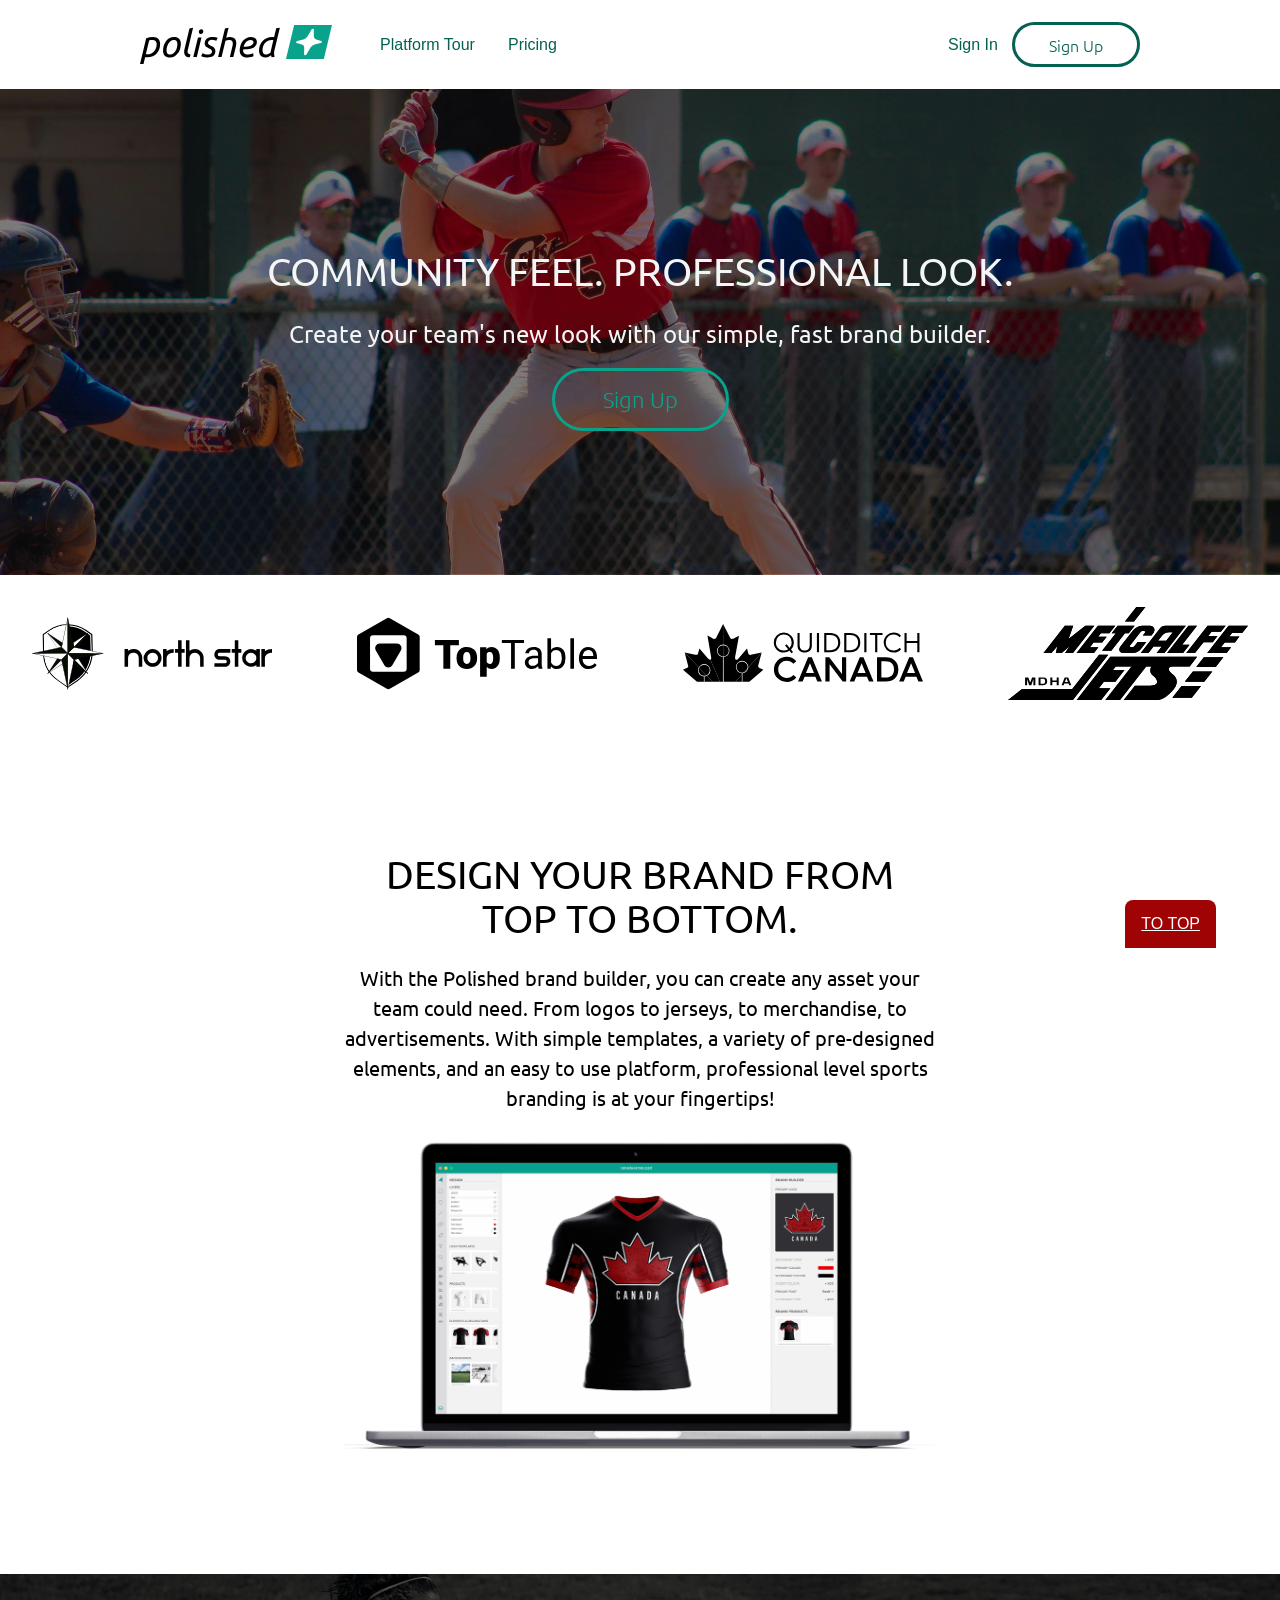
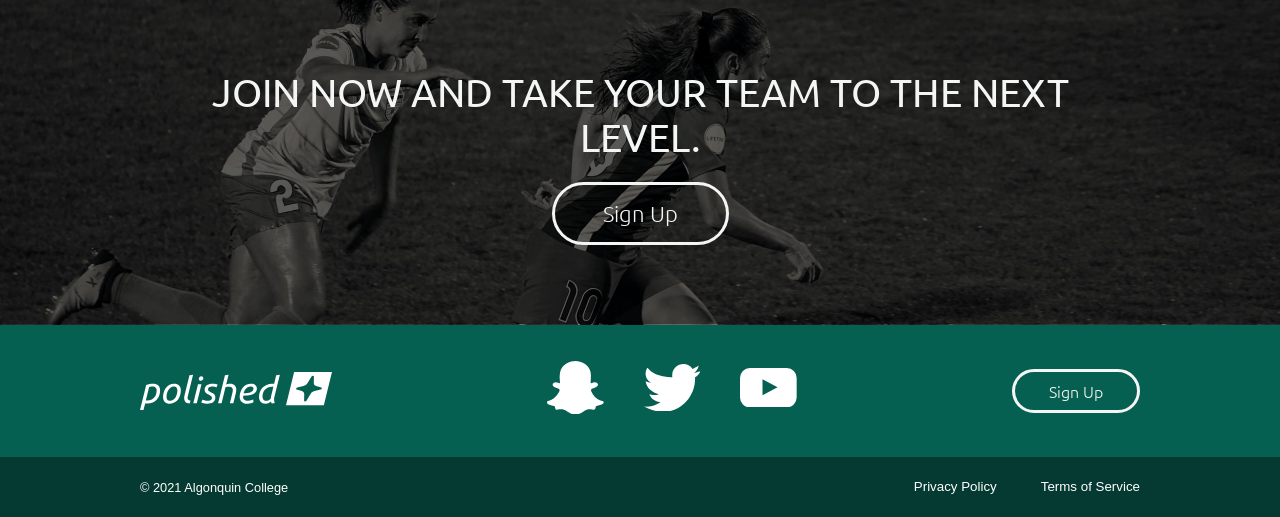
<file: index.html>
<!DOCTYPE html>
<html lang="en">
<head>
    <meta charset="UTF-8">
    <meta http-equiv="X-UA-Compatible" content="IE=edge">
    <meta name="viewport" content="width=device-width, initial-scale=1.0">
    <link href='https://fonts.googleapis.com/css?family=Ubuntu' rel='stylesheet'>
    <link rel="stylesheet" href="./CSS/main.css">
    
    <title>Polished</title>
</head>
<body>
    <ul class="skip-links">
        <li><a href="#nav">Skip to navigation</a></li>
        <li><a href="#main">Skip to main content</a></li>
    </ul>
    <header class="masthead" >       
        <div class="container">
                <h1 class="logo-wrap">
                    <a  href ="./index.html" class="logo">
                        <img src="./Images/logos/logo-polished-color.svg" alt= "Polished">
                    </a>
                </h1>
                <nav id="nav" class="nav">
                    <ul>
                        <li id="platform-tour" >
                            <a  href="./platform-tour.html">Platform Tour</a>
                        </li>
                        <li>
                            <a href="./pricing.html">Pricing</a>
                        </li>
                        <li class="sign-in">
                            <a href="./">Sign In</a>
                        </li>
                        <li class="sign-up">
                            <a class=" sign-up-btn small-btn btn-pri-green"
                            href="./sign-up.html">Sign Up</a>
                        </li>
                    </ul>
                </nav>
            </div>
                
    </header>
    <main tabindex="0" id="main">
        <section class="banner hero-banner">
            <div class="container">
                    <h2 tabindex="0" class="banner-header slideIn"> 
                    Community Feel. Professional Look.
                    </h2>
                    <p tabindex="0">
                    Create your team's new look with our simple, fast brand builder.   
                    </p>
                    <a class="sign-up-btn btn-lgt-green slideIn" href="./sign-up.html">Sign Up</a>
            </div>
        </section>
        <section class="team-names">
                <div class="container">
                    <ul>
                        <li><img src="./Images/logos/logo-ns.svg" alt="north star"></li>
                        <li><img src="./Images/logos/logo-tt.svg" alt="top table"></li>
                        <li><img src="./Images/logos/logo-qc.svg" alt="quidditch canada"></li>
                        <li><img src="./Images/logos/logo-met.svg" alt="metcalfe jets"></li>
                    </ul>
                </div>
        </section> 
        

        <section class="banner platform">
            <div class= "container">
                <h2 tabindex="0" class="banner-header">
                        Design your brand from top to bottom.
                    </h2>
                    <p tabindex="0">
                        With the Polished brand builder, you can create any asset your team could need. From    logos to jerseys, to merchandise, to advertisements.
                        With simple templates, a variety of pre-designed elements, and an easy to use   platform, professional level sports branding is at your fingertips!
                    </p>
                    <img tabindex="0"   src="./Images/product/laptop-platform.png" alt="Brand customizing platform">
                </div>    
            </section>
        <section tabindex="0"       class="call-to-action banner ">
            <div class=" container">
                <h2 class="banner-header">
                Join now and take your team to the next level.
                </h2>
                <a tabindex="0"  class="sign-up-btn btn-white" href="./sign-up.html">Sign Up</a>
            </div>
        </section>

    </main>

    <footer class="footer">
        <div class="container">
            <a  href="./" class="logo"><img src="./Images/logos/logo-polished-white.svg" alt="Polished white"></a>
            <ul class="social-media-icons">
                <li><a><svg href="#" id="snapchat" xmlns="http://www.w3.org/2000/svg" viewBox="0 0 256 241.83">
                    <g id="Layer_2" data-name="Layer 2">
                      <g id="Final_Icons" data-name="Final Icons">
                        <path d="M56.92,77.41l.55,0c.37,6.59.68,13.17,1.16,19.75.15,2-.68,3.1-2.51,2.81-3.92-.62-7.95-1.1-11.64-2.45a14.91,14.91,0,0,0-13.21.93c-7,4-7.74,11.55-1.32,16.39,3.22,2.42,7.11,4,10.83,5.7,3.47,1.57,7.23,2.51,10.65,4.17,5.53,2.69,6.94,6.5,4.32,12a99,99,0,0,1-7.74,14c-10.5,15.26-24.07,26.27-42.78,29.91-4.92,1-6.65,5.55-4,10a16,16,0,0,0,9.36,6.75c7.1,2.17,14.33,4,21.56,5.7,1.81.42,2.61,1.12,3,2.83.59,2.8,1.3,5.58,2.06,8.34,1.21,4.36,3.46,6,8,5.64,3-.27,6-.95,9-1.47,12.39-2.1,24-.68,34.2,7.39,2.85,2.25,5.89,4.27,8.94,6.24,18.48,11.93,37.54,13,57,2.55a106.55,106.55,0,0,0,13.82-9.23c9.1-6.89,19.33-8.77,30.37-7.43,3.88.48,7.72,1.3,11.61,1.75,4.9.56,7.32-1.16,8.64-5.91.71-2.58,1.36-5.17,1.88-7.79.37-1.87,1.35-2.49,3.22-2.94,7.59-1.85,15.23-3.63,22.58-6.22a19.25,19.25,0,0,0,8.14-6.4c3.07-4,.82-8.59-4.11-9.76a78.61,78.61,0,0,1-9.37-2.58c-19.6-7.43-32.17-22-40.83-40.51-3-6.38-1.53-10.27,4.88-13.24,3.28-1.52,6.81-2.49,10.22-3.75,4.5-1.66,8.93-3.51,12.17-7.27,3.93-4.56,3.39-10.21-1.48-13.75s-9.86-4.55-15.64-2.11A48,48,0,0,1,200,100.14c-2.14.36-3-.7-2.91-3.24.6-10.59,1.21-21.19,1.23-31.79,0-22.66-9.91-40.46-28.73-52.44C143.83-3.73,116.63-3.82,90,10.15c-16.54,8.66-27.37,23-31,41.61C57.3,60.12,57.53,68.85,56.92,77.41Z"/>
                      </g>
                    </g>
                  </svg></a></li>
                  <li><a><svg id="twitter" xmlns="http://www.w3.org/2000/svg" viewBox="0 0 256 215.89">
                    <g id="Layer_2" data-name="Layer 2">
                      <g id="Final_Icons" data-name="Final Icons">
                        <path d="M128,59.56c-7.27-58.27,63.9-80.11,91.77-36.71,19.47-10.28,23.78-13.07,27.7-14.62-5,19.7-18.25,31.07-22.76,33.44L256,31.56C245.56,54,230.53,59.78,230.53,59.78,236.31,156.05,138,264.65,0,192.38c48.23,3.07,74.39-20.66,74.39-20.66-28.56.78-49.94-25.84-49.18-35.31,14.43,4.38,33.3,6.28,41.53.7C18.09,121.11,8.46,91,7.79,77.46,14.86,80.3,22.71,83.7,31.86,85-2.81,62.19,6.56,28.82,15.58,16.9,50.72,62.57,128,59.56,128,59.56Z"/>
                      </g>
                    </g>
                  </svg></a></li>
                  <li><a><svg id="youtube" xmlns="http://www.w3.org/2000/svg" viewBox="0 0 256 178.13">
                    <g id="Layer_2" data-name="Layer 2">
                      <g id="Final_Icons" data-name="Final Icons">
                        <path d="M211.52,178.13h-167A44.49,44.49,0,0,1,0,133.64V44.48A44.49,44.49,0,0,1,44.48,0h167A44.49,44.49,0,0,1,256,44.48v89.16A44.49,44.49,0,0,1,211.52,178.13ZM169.67,86.57l-68-36.1v72.19Z"/>
                      </g>
                    </g>
                  </svg>
                  </a></li>
            </ul>
            <a class=" sign-up-btn small-btn btn-white footer-btn" href="sign-up.html">Sign Up</a>
        </div>
        <div class="sub-footer">
            <div class="container">
                <small tabindex="0">&copy 2021 Algonquin College</small>
                
                    <ul>
                        <li><a href="#">Privacy Policy</a></li>
                        <li><a href="#">Terms of Service</a></li>
                    </ul>
                    <a class="to-top" href="#main" aria-label="Click to scroll to top of main content">To top</a>
            </div>
        </div>
    </footer>
</body>
</html>
</file>
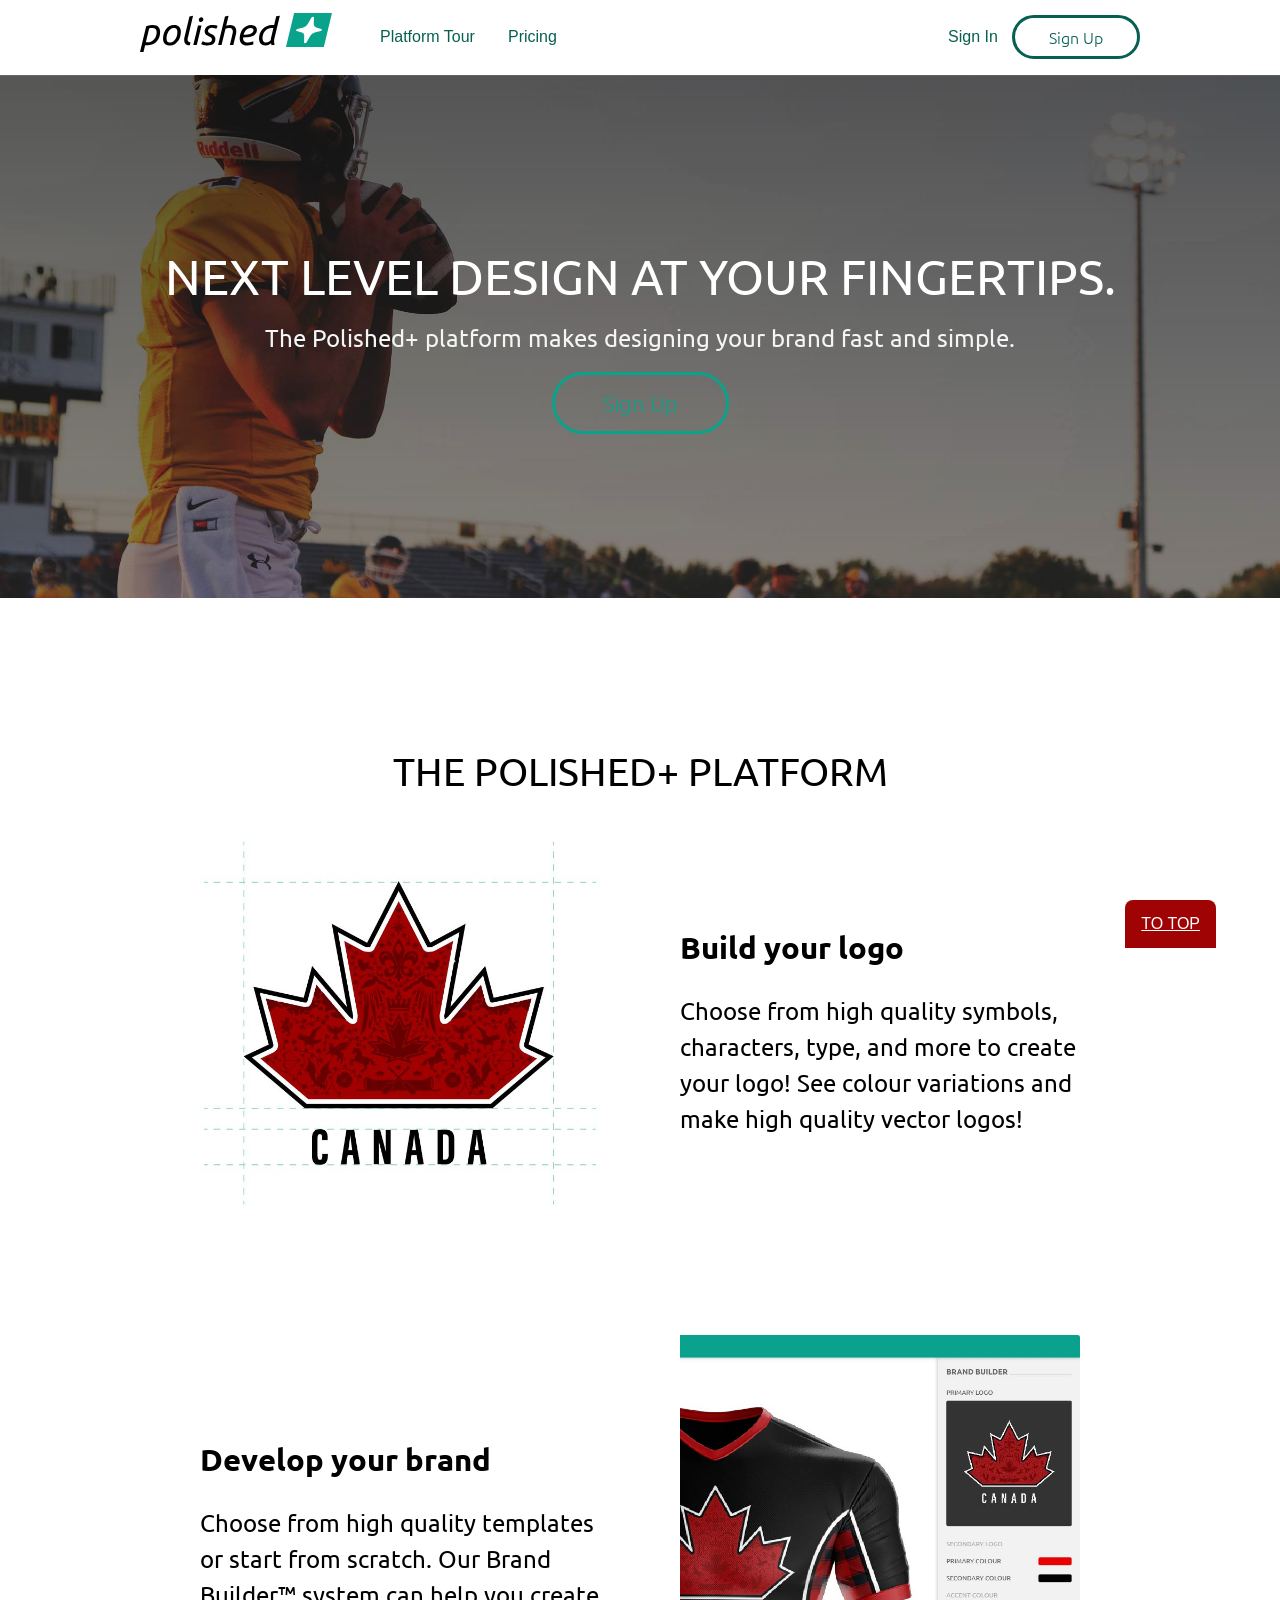
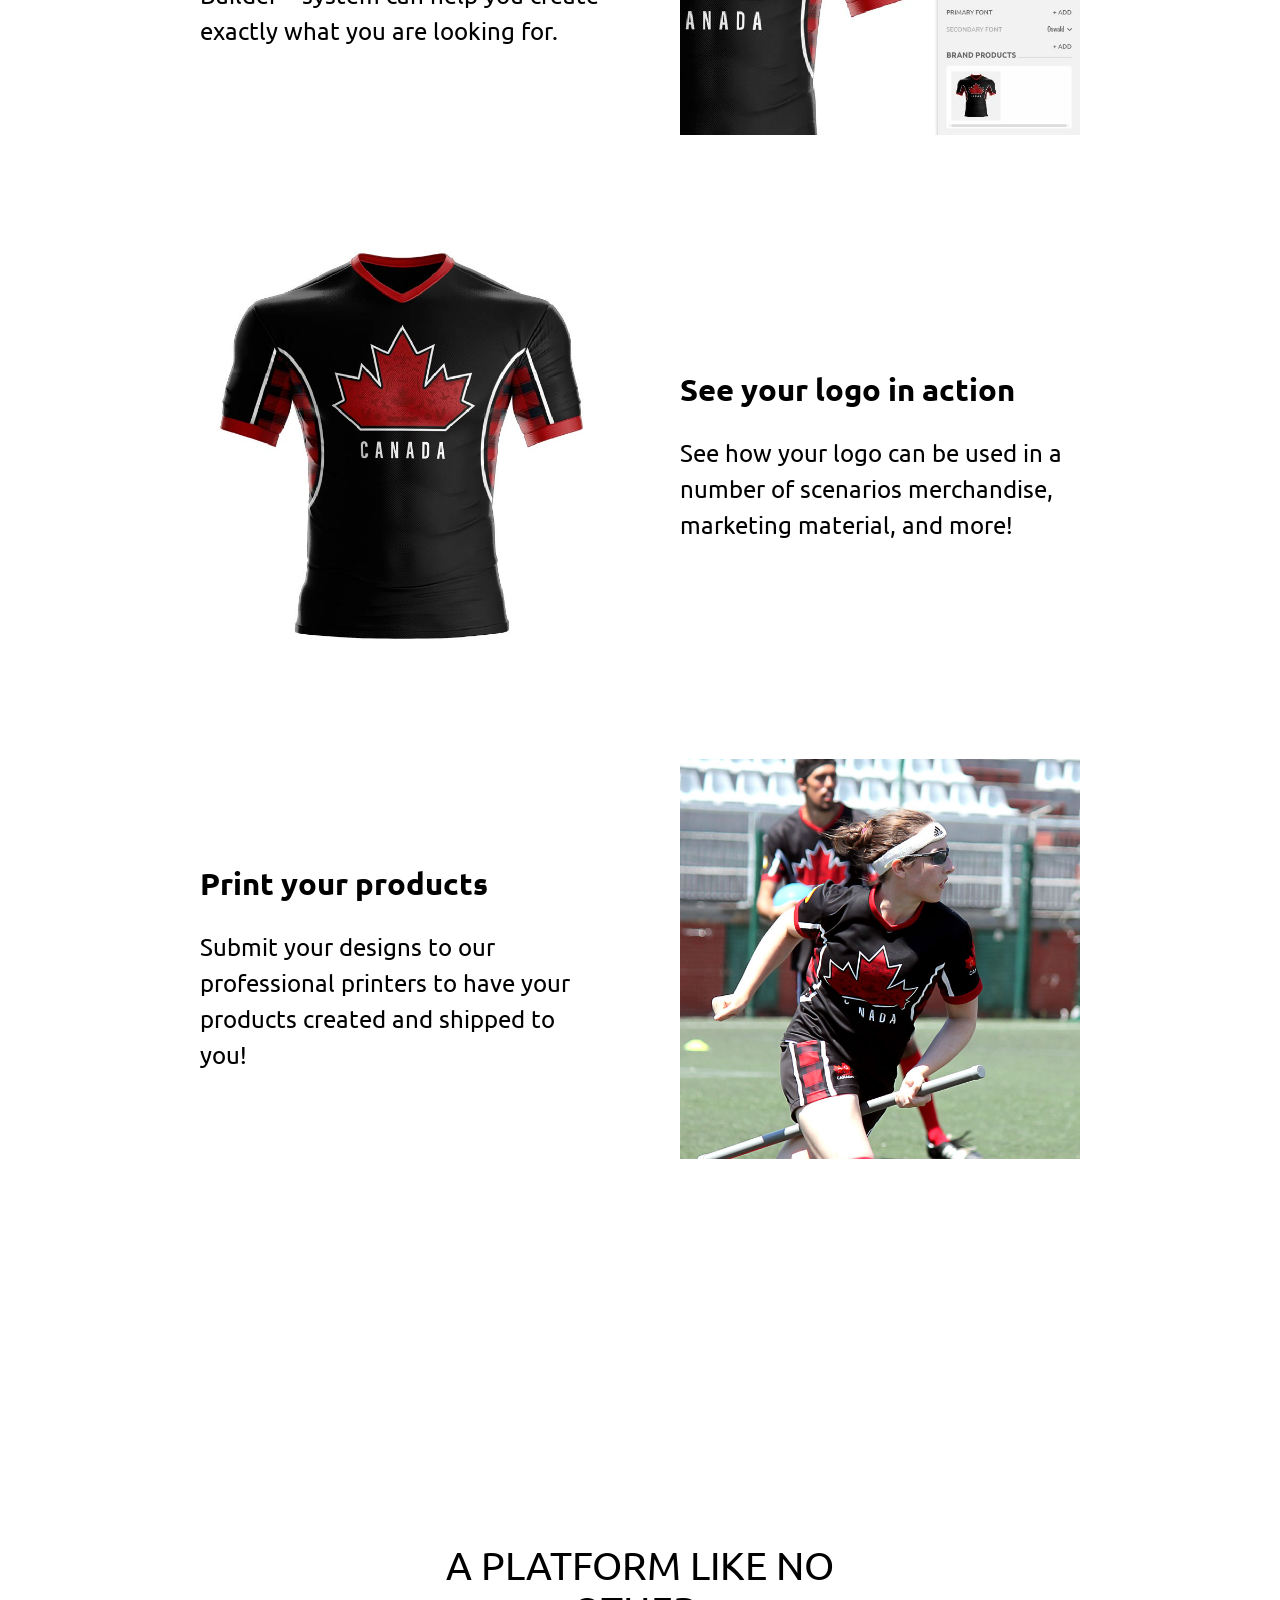
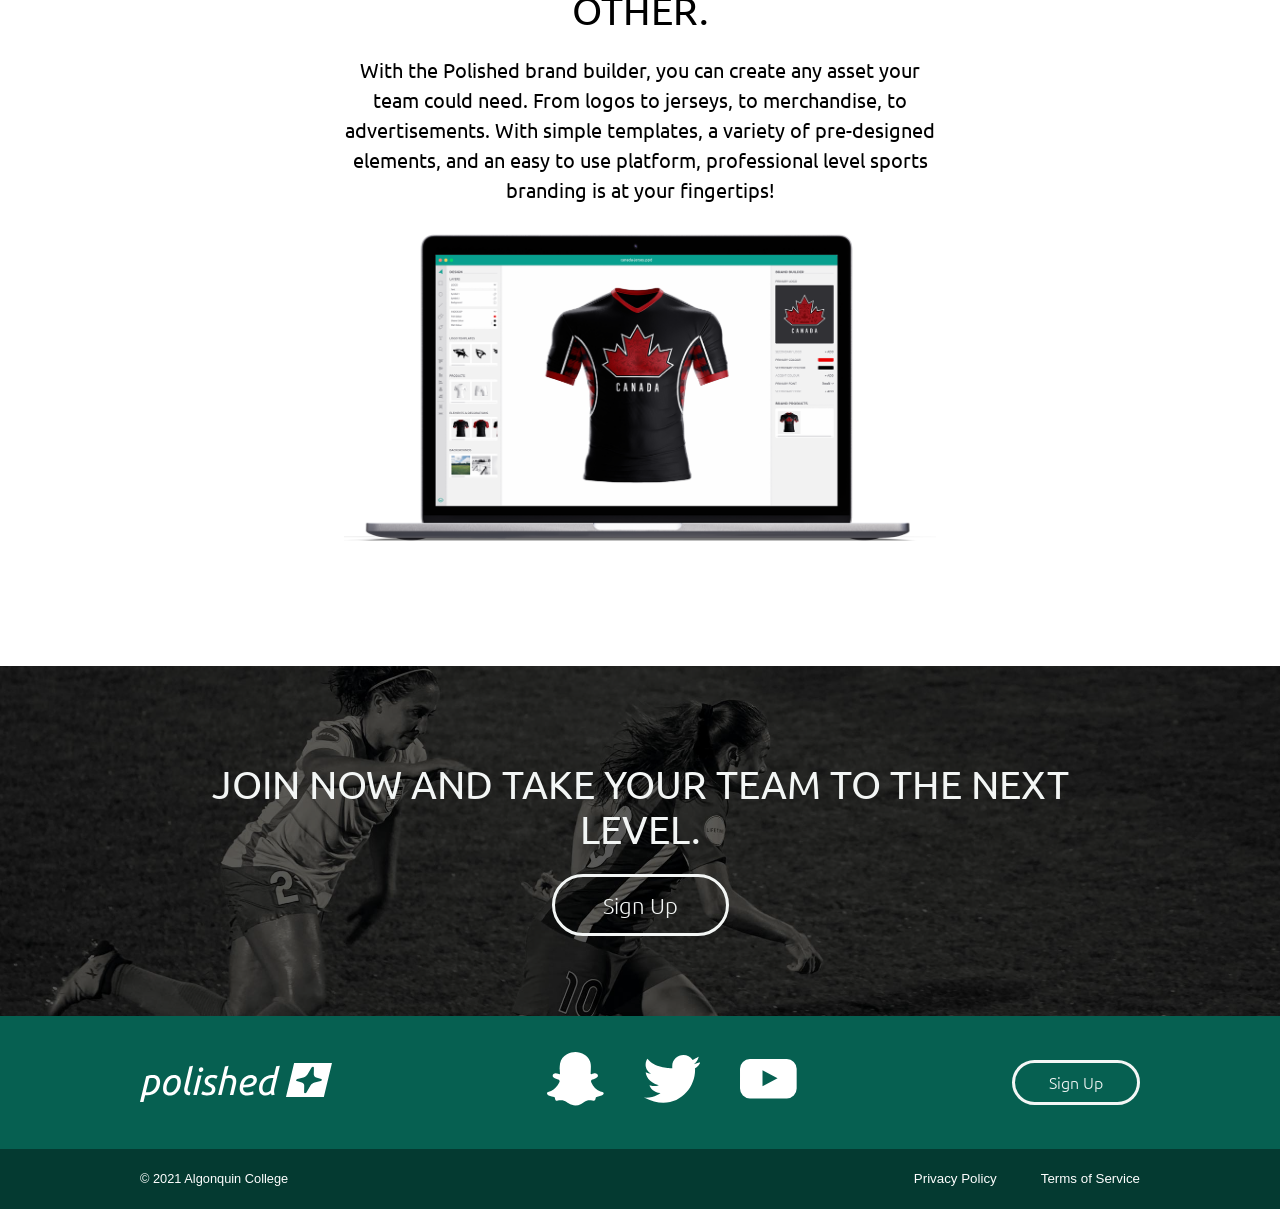
<file: platform-tour.html>
<!DOCTYPE html>
<html lang="en">
<head>
    <meta charset="UTF-8">
    <meta http-equiv="X-UA-Compatible" content="IE=edge">
    <meta name="viewport" content="width=device-width, initial-scale=1.0">
    <link href='https://fonts.googleapis.com/css?family=Ubuntu' rel='stylesheet'>
    <link href="./CSS/main.css" rel="stylesheet">
    <title>Platform Tour</title>
</head>
<body>
    <ul class="skip-links">
        <li><a href="#nav">Skip to navigation</a></li>
        <li><a href="#main">Skip to main content</a></li>
    </ul>
    <header class="masthead" >       
        <div class="container">
                <h2 class="logo-wrap">
                    <a  href ="./index.html" class="logo">
                        <img src="./Images/logos/logo-polished-color.svg" alt= "Polished">
                    </a>
                </h2>
                <nav id="nav" class="nav">
                    <ul>
                        <li id="platform-tour" >
                            <a  href="./platform-tour.html">Platform Tour</a>
                        </li>
                        <li>
                            <a href="./pricing.html">Pricing</a>
                        </li>
                        <li class="sign-in">
                            <a href="./">Sign In</a>
                        </li>
                        <li class="sign-up">
                            <a class=" sign-up-btn small-btn btn-pri-green"
                            href="./sign-up.html">Sign Up</a>
                        </li>
                    </ul>
                </nav>
            </div>
    </header>
    <main id="main" class= "platform-tour-page">
        <section class="banner platform-tour">
            <div class="container">
                    <h1 tabindex="0" id="platform-tour-hero"> 
                        Next Level Design at Your Fingertips.
                    </h1>
                    <p tabindex="0" class="banner-p">
                        The Polished+ platform makes designing your brand fast and simple.
                    </p>
                    <a class="sign-up-btn btn-lgt-green" href="./sign-up.html">Sign Up</a>
            </div>
        </section>
        <section class="polished-platform">
            <div class="container">
                <h2 tabindex="0" >The Polished+ Platform</h2>
                <div tabindex="0"  class="polished-grid-container">
                        <h3 tabindex="0"  class="polished-header">Build your logo</h3>
                        <p tabindex="0"  class="polished-content">
                        Choose from high quality symbols, characters, type, and more to create your logo! See colour variations and make high quality vector logos!
                        </p>
                        <img tabindex="0" src="./Images/product/build-your-logo.jpg" alt= "Team Canada Canadian maple leaf on grid">
                </div>
            <div class="polished-grid-container">
                <h3 tabindex="0"  class="polished-header">Develop your brand</h3>
                <p tabindex="0"  class="polished-content">
                    Choose from high quality templates or start from scratch. Our Brand Builder™ system can help you create exactly what you are looking for.
                </p>
                <img  tabindex="0" src ="./Images/product/build-your-brand.jpg" alt="team jersey and brand builder customization menu ">
            </div>
            <div class="polished-grid-container">
                <h3 tabindex="0" class="polished-header">See your logo in action</h3>
                <p tabindex="0"  class="polished-content">
                        See how your logo can be used in a number of scenarios merchandise, marketing material, and more!
                </p>
                <img tabindex="0"  src="./Images/product/logo-in-action.jpg" alt="fully customized jersey">
                </div>
            <div class="polished-grid-container">
                <h3  tabindex="0"  class="polished-header">Print your products</h3>
                <p tabindex="0"  class="polished-content">
                        Submit your designs to our professional printers to have your products created and shipped to you!
                </p>
                <img tabindex="0" src="./Images/product/print-your-product.jpg" alt="Athlete wearing customized jersey on quidditch pitch">
            </div>
            </div>
        </section>
        <section class="banner platform">
            <div tabindex="0" class= "container">
                <h2 tabindex="0" class="banner-header">
                        A platform like no other.
                    </h2>
                    <p tabindex="0">
                        With the Polished brand builder, you can create any asset your team could need. From    logos to jerseys, to merchandise, to advertisements.
                        With simple templates, a variety of pre-designed elements, and an easy to use   platform, professional level sports branding is at your fingertips!
                    </p>
                    <img tabindex="0"  src="./Images/product/laptop-platform.png" alt="Brand customizing platform">
                </div>    
            </section>
        <section class= "call-to-action banner">
            <div class=" container">
                <h2 tabindex="0" class="banner-header">
                Join now and take your team to the next level.
                </h2>
                <a tabindex="0" class="sign-up-btn btn-white" href="sign-up.html">Sign Up</a>
            </div>
        </section>

    </main>

    <footer class="footer">
        <div class="container">
            <a  href="./" class="logo"><img src="./Images/logos/logo-polished-white.svg" alt="Polished white"></a>
            <ul class="social-media-icons">
                <li><a><svg href="#" id="snapchat" xmlns="http://www.w3.org/2000/svg" viewBox="0 0 256 241.83">
                    <g id="Layer_2" data-name="Layer 2">
                      <g id="Final_Icons" data-name="Final Icons">
                        <path d="M56.92,77.41l.55,0c.37,6.59.68,13.17,1.16,19.75.15,2-.68,3.1-2.51,2.81-3.92-.62-7.95-1.1-11.64-2.45a14.91,14.91,0,0,0-13.21.93c-7,4-7.74,11.55-1.32,16.39,3.22,2.42,7.11,4,10.83,5.7,3.47,1.57,7.23,2.51,10.65,4.17,5.53,2.69,6.94,6.5,4.32,12a99,99,0,0,1-7.74,14c-10.5,15.26-24.07,26.27-42.78,29.91-4.92,1-6.65,5.55-4,10a16,16,0,0,0,9.36,6.75c7.1,2.17,14.33,4,21.56,5.7,1.81.42,2.61,1.12,3,2.83.59,2.8,1.3,5.58,2.06,8.34,1.21,4.36,3.46,6,8,5.64,3-.27,6-.95,9-1.47,12.39-2.1,24-.68,34.2,7.39,2.85,2.25,5.89,4.27,8.94,6.24,18.48,11.93,37.54,13,57,2.55a106.55,106.55,0,0,0,13.82-9.23c9.1-6.89,19.33-8.77,30.37-7.43,3.88.48,7.72,1.3,11.61,1.75,4.9.56,7.32-1.16,8.64-5.91.71-2.58,1.36-5.17,1.88-7.79.37-1.87,1.35-2.49,3.22-2.94,7.59-1.85,15.23-3.63,22.58-6.22a19.25,19.25,0,0,0,8.14-6.4c3.07-4,.82-8.59-4.11-9.76a78.61,78.61,0,0,1-9.37-2.58c-19.6-7.43-32.17-22-40.83-40.51-3-6.38-1.53-10.27,4.88-13.24,3.28-1.52,6.81-2.49,10.22-3.75,4.5-1.66,8.93-3.51,12.17-7.27,3.93-4.56,3.39-10.21-1.48-13.75s-9.86-4.55-15.64-2.11A48,48,0,0,1,200,100.14c-2.14.36-3-.7-2.91-3.24.6-10.59,1.21-21.19,1.23-31.79,0-22.66-9.91-40.46-28.73-52.44C143.83-3.73,116.63-3.82,90,10.15c-16.54,8.66-27.37,23-31,41.61C57.3,60.12,57.53,68.85,56.92,77.41Z"/>
                      </g>
                    </g>
                  </svg></a></li>
                  <li><a><svg id="twitter" xmlns="http://www.w3.org/2000/svg" viewBox="0 0 256 215.89">
                    <g id="Layer_2" data-name="Layer 2">
                      <g id="Final_Icons" data-name="Final Icons">
                        <path d="M128,59.56c-7.27-58.27,63.9-80.11,91.77-36.71,19.47-10.28,23.78-13.07,27.7-14.62-5,19.7-18.25,31.07-22.76,33.44L256,31.56C245.56,54,230.53,59.78,230.53,59.78,236.31,156.05,138,264.65,0,192.38c48.23,3.07,74.39-20.66,74.39-20.66-28.56.78-49.94-25.84-49.18-35.31,14.43,4.38,33.3,6.28,41.53.7C18.09,121.11,8.46,91,7.79,77.46,14.86,80.3,22.71,83.7,31.86,85-2.81,62.19,6.56,28.82,15.58,16.9,50.72,62.57,128,59.56,128,59.56Z"/>
                      </g>
                    </g>
                  </svg></a></li>
                  <li><a><svg id="youtube" xmlns="http://www.w3.org/2000/svg" viewBox="0 0 256 178.13">
                    <g id="Layer_2" data-name="Layer 2">
                      <g id="Final_Icons" data-name="Final Icons">
                        <path d="M211.52,178.13h-167A44.49,44.49,0,0,1,0,133.64V44.48A44.49,44.49,0,0,1,44.48,0h167A44.49,44.49,0,0,1,256,44.48v89.16A44.49,44.49,0,0,1,211.52,178.13ZM169.67,86.57l-68-36.1v72.19Z"/>
                      </g>
                    </g>
                  </svg>
                  </a></li>
            </ul>
            <a class=" sign-up-btn small-btn btn-white footer-btn" href="sign-up.html">Sign Up</a>
        </div>
        <div class="sub-footer">
            <div class="container">
                <small tabindex="0">&copy 2021 Algonquin College</small>
                
                    <ul>
                        <li><a href="#">Privacy Policy</a></li>
                        <li><a href="#">Terms of Service</a></li>
                    </ul>
                    <a class="to-top" href="#main" aria-label="Click to scroll to top of main content">To top</a>
            </div>
        </div>
    </footer>
</body>
</html>
</file>
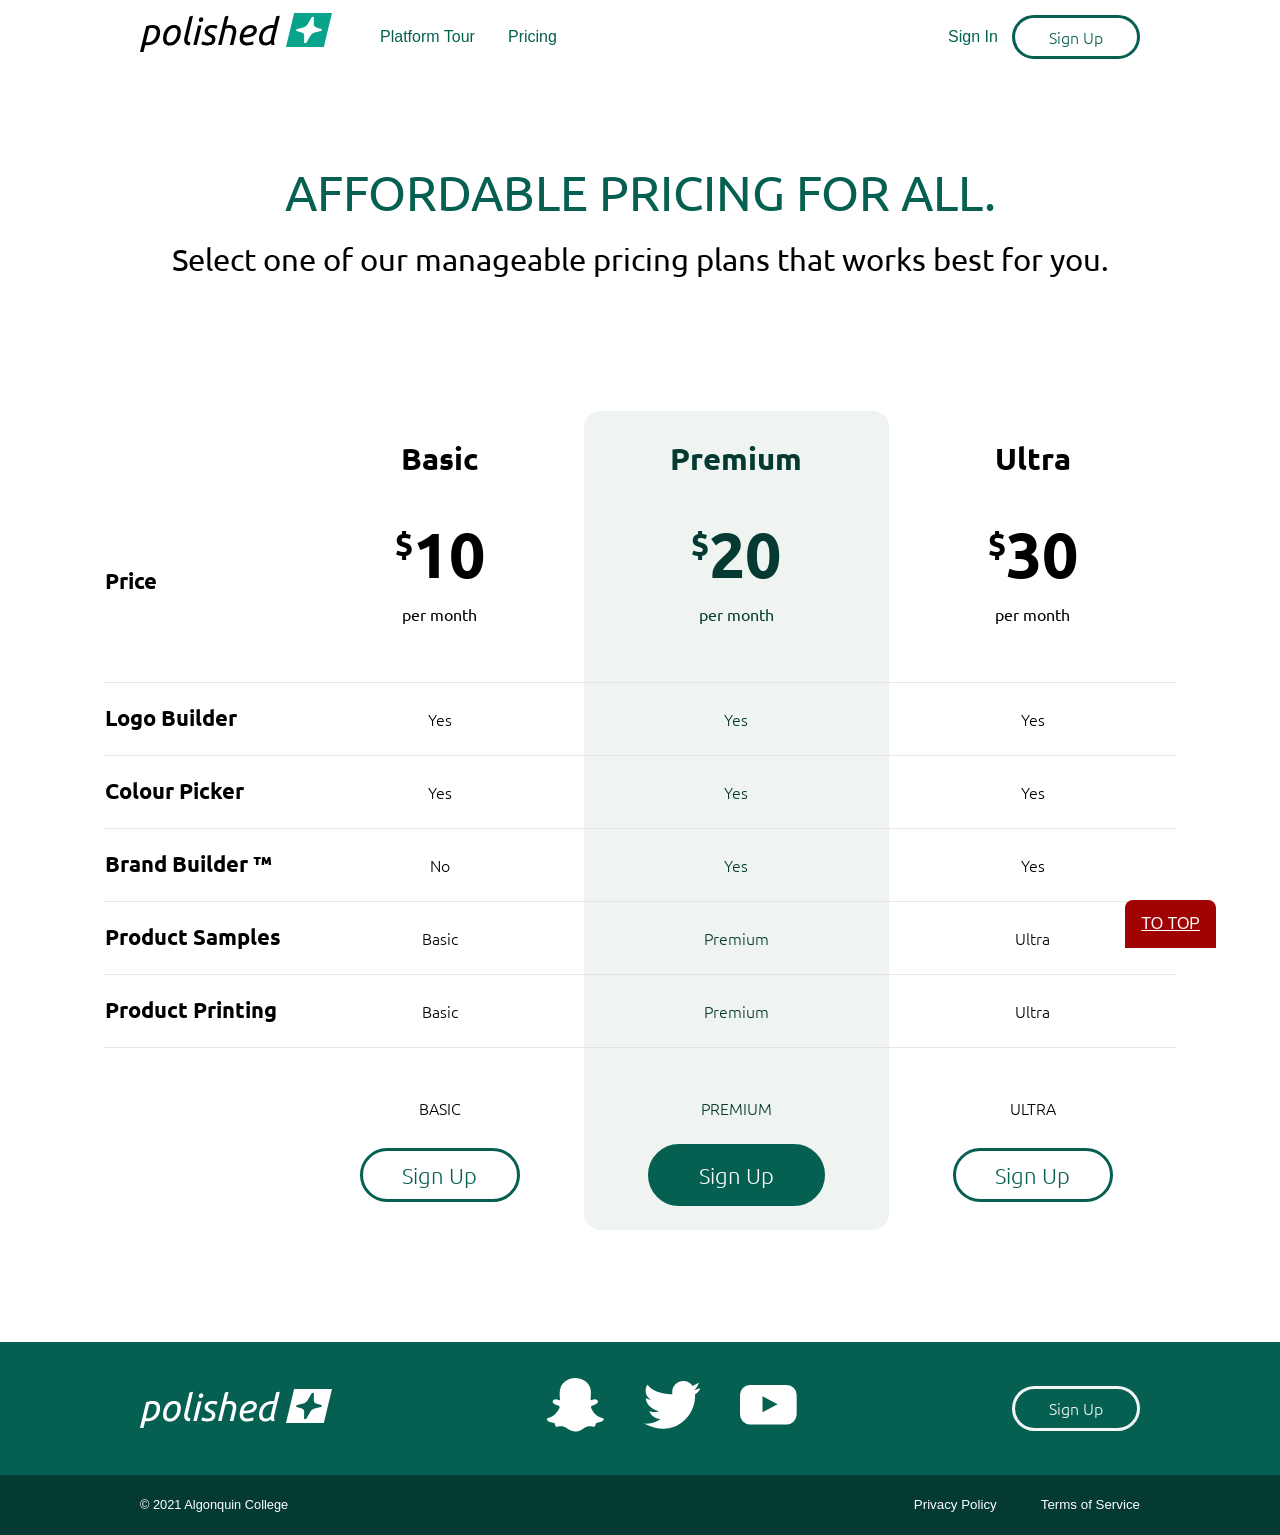
<file: pricing.html>
<!DOCTYPE html>
<html lang="en">
<head>
    <meta charset="UTF-8">
    <meta http-equiv="X-UA-Compatible" content="IE=edge">
    <meta name="viewport" content="width=device-width, initial-scale=1.0">
    <link rel="stylesheet" href="./CSS/main.css">
    <title>Pricing</title>
</head>
<body>
    <ul class="skip-links">
        <li><a href="#nav">Skip to navigation</a></li>
        <li><a href="#main">Skip to main content</a></li>
    </ul>
    <header class="masthead" >       
        <div class="container">
                <h2 class="logo-wrap">
                    <a  href ="./index.html" class="logo">
                        <img src="./Images/logos/logo-polished-color.svg" alt= "Polished">
                    </a>
                </h2>
                <nav id="nav" class="nav">
                    <ul>
                        <li id="platform-tour" >
                            <a  href="./platform-tour.html">Platform Tour</a>
                        </li>
                        <li>
                            <a href="./pricing.html">Pricing</a>
                        </li>
                        <li class="sign-in">
                            <a href="./">Sign In</a>
                        </li>
                        <li class="sign-up">
                            <a class=" sign-up-btn small-btn btn-pri-green"
                            href="./sign-up.html">Sign Up</a>
                        </li>
                    </ul>
                </nav>
            </div>
    </header>
    <main id="main">
        <section class="banner pricing-banner">
            <div class="container">
                <h1 tabindex="0" >Affordable pricing for all.</h1>
                <p tabindex="0" >Select one of our manageable pricing plans that works best for you.</p>
            </div>

        </section>
        <section class="pricing-table">
            <div class="container">
                <div class="table-scroller">
                    <table tabindex="0">
                        <thead>
                            <tr tabindex="0" >
                                <th class="screen-reader-text">price tiers</th>
                                <th scope="col">Basic</th>
                                <th scope="col" class="premium premium-top">Premium</th>
                                <th scope="col">Ultra</th>
                            </tr>
                            </th>
                        </thead>
                        <tbody>
                            <tr class="price">
                                <th scope="row" >Price</th>
                                <td><sup>$</sup>10<p>per month</p></td>
                                <td class="premium" ><sup>$</sup>20<p>per month</p></td>
                                <td><sup>$</sup>30<p>per month</p></td>
                            </tr>
                            <tr>
                                <th scope="row">Logo    Builder</th>
                                <td>Yes</td>
                                <td class="premium" >Yes</td>
                                <td>Yes</td>
                            </tr>
                            <tr>
                                <th scope="row">Colour  Picker</th>
                                <td>Yes</td>
                                <td class="premium" >Yes</td>
                                <td>Yes</td>
                            </tr>
                            <tr>
                                <th scope="row">Brand   Builder &trade;</th>
                                <td>No</td>
                                <td class="premium" >Yes</td>
                                <td>Yes</td>
                            </tr>
                            <tr>
                                <th scope="row">Product     Samples</th>
                                <td>Basic</td>
                                <td class="premium" >Premium</td>
                                <td>Ultra</td>
                            </tr>
                            <tr>
                                <th scope="row">Product     Printing</th>
                                <td>Basic</td>
                                <td class="premium" >Premium</td>
                                <td>Ultra</td>
                            </tr>
                            
                        </tbody>
                        <tfoot>
                            <tr class="uppercase">
                                <th class="screen-reader-text"scope="row">price tiers</th>
                                <td>Basic</td>
                                <td  class="premium" >Premium</td>
                                <td >Ultra</td>
                            </tr>
                            <tr class="table-buttons">
                                <th class="screen-reader-text" scope="row">sign up buttons</th>
                                <td><a aria-label="Basic price tier sign-up button" class="sign-up-btn   btn-lgt-green table-button" href="./sign-up.html">Sign Up</a></td>
                                <td class="premium premium-bottom"  ><a aria-label="Premium price tier sign-up button" class="sign-up-btn   premium-btn table-button" href="./sign-up.html">Sign Up</a></td>
                                <td><a aria-label="Ultra price tier sign-up button" class="sign-up-btn  btn-lgt-green table-button" href="./sign-up.html">Sign Up</a></td>
                            </tr>
                        </tfoot>
                    </table>
                </div>
            </div>
        </section>
    </main>
    <footer class="footer">
        <div class="container">
            <a  href="./" class="logo"><img src="./Images/logos/logo-polished-white.svg" alt="Polished white"></a>
            <ul class="social-media-icons">
                <li><a><svg href="#" id="snapchat" xmlns="http://www.w3.org/2000/svg" viewBox="0 0 256 241.83">
                    <g id="Layer_2" data-name="Layer 2">
                      <g id="Final_Icons" data-name="Final Icons">
                        <path d="M56.92,77.41l.55,0c.37,6.59.68,13.17,1.16,19.75.15,2-.68,3.1-2.51,2.81-3.92-.62-7.95-1.1-11.64-2.45a14.91,14.91,0,0,0-13.21.93c-7,4-7.74,11.55-1.32,16.39,3.22,2.42,7.11,4,10.83,5.7,3.47,1.57,7.23,2.51,10.65,4.17,5.53,2.69,6.94,6.5,4.32,12a99,99,0,0,1-7.74,14c-10.5,15.26-24.07,26.27-42.78,29.91-4.92,1-6.65,5.55-4,10a16,16,0,0,0,9.36,6.75c7.1,2.17,14.33,4,21.56,5.7,1.81.42,2.61,1.12,3,2.83.59,2.8,1.3,5.58,2.06,8.34,1.21,4.36,3.46,6,8,5.64,3-.27,6-.95,9-1.47,12.39-2.1,24-.68,34.2,7.39,2.85,2.25,5.89,4.27,8.94,6.24,18.48,11.93,37.54,13,57,2.55a106.55,106.55,0,0,0,13.82-9.23c9.1-6.89,19.33-8.77,30.37-7.43,3.88.48,7.72,1.3,11.61,1.75,4.9.56,7.32-1.16,8.64-5.91.71-2.58,1.36-5.17,1.88-7.79.37-1.87,1.35-2.49,3.22-2.94,7.59-1.85,15.23-3.63,22.58-6.22a19.25,19.25,0,0,0,8.14-6.4c3.07-4,.82-8.59-4.11-9.76a78.61,78.61,0,0,1-9.37-2.58c-19.6-7.43-32.17-22-40.83-40.51-3-6.38-1.53-10.27,4.88-13.24,3.28-1.52,6.81-2.49,10.22-3.75,4.5-1.66,8.93-3.51,12.17-7.27,3.93-4.56,3.39-10.21-1.48-13.75s-9.86-4.55-15.64-2.11A48,48,0,0,1,200,100.14c-2.14.36-3-.7-2.91-3.24.6-10.59,1.21-21.19,1.23-31.79,0-22.66-9.91-40.46-28.73-52.44C143.83-3.73,116.63-3.82,90,10.15c-16.54,8.66-27.37,23-31,41.61C57.3,60.12,57.53,68.85,56.92,77.41Z"/>
                      </g>
                    </g>
                  </svg></a></li>
                  <li><a><svg id="twitter" xmlns="http://www.w3.org/2000/svg" viewBox="0 0 256 215.89">
                    <g id="Layer_2" data-name="Layer 2">
                      <g id="Final_Icons" data-name="Final Icons">
                        <path d="M128,59.56c-7.27-58.27,63.9-80.11,91.77-36.71,19.47-10.28,23.78-13.07,27.7-14.62-5,19.7-18.25,31.07-22.76,33.44L256,31.56C245.56,54,230.53,59.78,230.53,59.78,236.31,156.05,138,264.65,0,192.38c48.23,3.07,74.39-20.66,74.39-20.66-28.56.78-49.94-25.84-49.18-35.31,14.43,4.38,33.3,6.28,41.53.7C18.09,121.11,8.46,91,7.79,77.46,14.86,80.3,22.71,83.7,31.86,85-2.81,62.19,6.56,28.82,15.58,16.9,50.72,62.57,128,59.56,128,59.56Z"/>
                      </g>
                    </g>
                  </svg></a></li>
                  <li><a><svg id="youtube" xmlns="http://www.w3.org/2000/svg" viewBox="0 0 256 178.13">
                    <g id="Layer_2" data-name="Layer 2">
                      <g id="Final_Icons" data-name="Final Icons">
                        <path d="M211.52,178.13h-167A44.49,44.49,0,0,1,0,133.64V44.48A44.49,44.49,0,0,1,44.48,0h167A44.49,44.49,0,0,1,256,44.48v89.16A44.49,44.49,0,0,1,211.52,178.13ZM169.67,86.57l-68-36.1v72.19Z"/>
                      </g>
                    </g>
                  </svg>
                  </a></li>
            </ul>
            <a class=" sign-up-btn small-btn btn-white footer-btn" href="sign-up.html">Sign Up</a>
        </div>
        <div class="sub-footer">
            <div class="container">
                <small tabindex="0">&copy 2021 Algonquin College</small>
                
                    <ul>
                        <li><a href="#">Privacy Policy</a></li>
                        <li><a href="#">Terms of Service</a></li>
                    </ul>
                    <a class="to-top" href="#main" aria-label="Click to scroll to top of main content">To top</a>
            </div>
        </div>
    </footer>
</body>
</html>
</file>
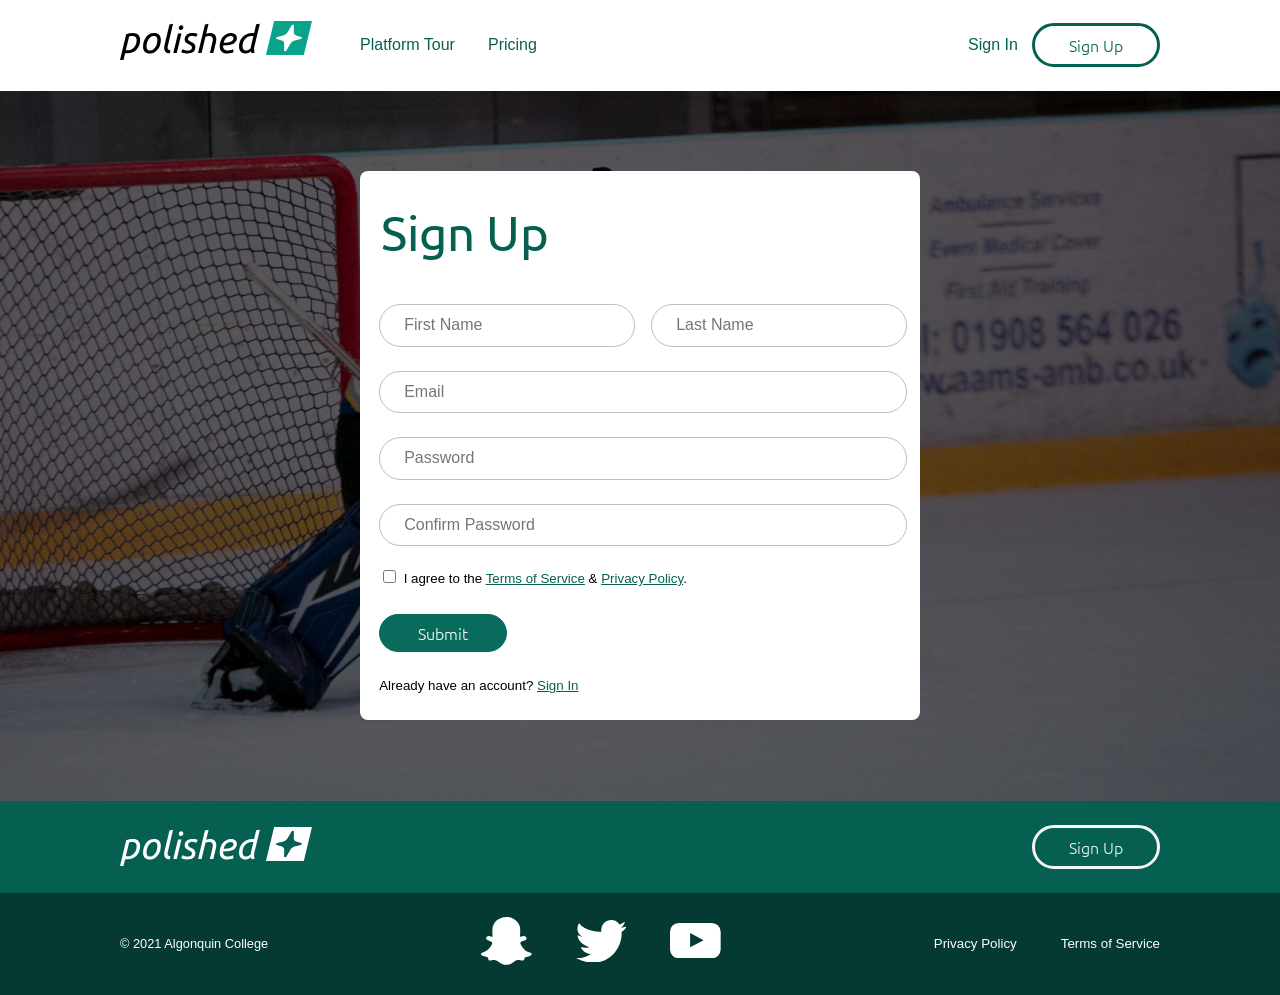
<file: sign-up.html>
<!DOCTYPE html>
<html lang="en">
<head>
    <meta charset="UTF-8">
    <meta http-equiv="X-UA-Compatible" content="IE=edge">
    <meta name="viewport" content="width=device-width, initial-scale=1.0">
    <link rel="stylesheet" href="./CSS/main.css">
    <title>Sign Up</title>
</head>
<body>
    <ul class="skip-links">
        <li><a href="#nav">Skip to navigation</a></li>
        <li><a href="#main">Skip to main content</a></li>
    </ul>
    <header class="masthead form-masthead" >       
        <div class="container">
                <h2 class="logo-wrap">
                    <a  href ="./index.html" class="logo">
                        <img src="./Images/logos/logo-polished-color.svg" alt= "Polished">
                    </a>
                </h2>
                <nav id="nav" class="nav">
                    <ul>
                        <li id="platform-tour" >
                            <a  href="./platform-tour.html">Platform Tour</a>
                        </li>
                        <li>
                            <a href="./pricing.html">Pricing</a>
                        </li>
                        <li class="sign-in">
                            <a href="./">Sign In</a>
                        </li>
                        <li class="sign-up">
                            <a class=" sign-up-btn small-btn btn-pri-green"
                            href="./sign-up.html">Sign Up</a>
                        </li>
                    </ul>
                </nav>
            </div>
    </header>
    <main id="main" class=" form-main banner">
        <section class="sign-up-form">
            <div class="container">
                <form tabindex="0" aria-label="Sign Up Form">
                    <fieldset>
                        <h1><legend>Sign Up</legend></h1>
                        <label class= "screen-reader-text first-name" for="first-name">First Name</label>
                        <div class="fn-ln">
                            <input class="first-name" type="text" name="first-name" id="first-name" placeholder="First Name">
                            <label class= "screen-reader-text last-name" for="last-name">Last Name</label>
                            <input class="last-name" type="text" name="last-name" id="last-name" placeholder="Last Name">
                        </div>
                        <label class= "screen-reader-text" for="email">Email</label>
                        <input type="email" name="email" id="email" placeholder="Email">
                        <label class= "screen-reader-text" for="password">Password</label>
                        <input type="password" name="password" id="password" placeholder="Password">
                        <label class= "screen-reader-text" for="conf-password">Password</label>
                        <input type="conf-password" name="conf-password" id="conf-password" placeholder="Confirm Password">
                        <div class="checkbox-div">
                            <input aria-label="consent checkbox" type="checkbox">
                            <small> I agree to the 
                                <a href="#">Terms of Service</a> & 
                                <a href="#">Privacy Policy</a>.
                            </small>
                        </div>
                            <button class="sign-up-btn small-btn form-btn" type="submit">
                                Submit
                            </button>
                            <small>Already have an account? <a href="#">Sign In</a></small>
                    </fieldset>
                </form>
            </div>
        </section>
    </main>
    <footer class="footer form-footer">
        <div class="container">
            <a  href="./" class="logo"><img src="./Images/logos/logo-polished-white.svg" alt="Polished white"></a>
            <a class=" sign-up-btn small-btn btn-white footer-btn" href="sign-up.html">Sign Up</a>
        </div>
        <div class="sub-footer">
            <div class="container">
                <small tabindex="0" >&copy 2021 Algonquin College</small>
                <ul class="social-media-icons">
                    <li><a><svg href="#" id="snapchat" xmlns="http://www.w3.org/2000/svg" viewBox="0 0 256 241.83">
                        <g id="Layer_2" data-name="Layer 2">
                          <g id="Final_Icons" data-name="Final Icons">
                            <path d="M56.92,77.41l.55,0c.37,6.59.68,13.17,1.16,19.75.15,2-.68,3.1-2.51,2.81-3.92-.62-7.95-1.1-11.64-2.45a14.91,14.91,0,0,0-13.21.93c-7,4-7.74,11.55-1.32,16.39,3.22,2.42,7.11,4,10.83,5.7,3.47,1.57,7.23,2.51,10.65,4.17,5.53,2.69,6.94,6.5,4.32,12a99,99,0,0,1-7.74,14c-10.5,15.26-24.07,26.27-42.78,29.91-4.92,1-6.65,5.55-4,10a16,16,0,0,0,9.36,6.75c7.1,2.17,14.33,4,21.56,5.7,1.81.42,2.61,1.12,3,2.83.59,2.8,1.3,5.58,2.06,8.34,1.21,4.36,3.46,6,8,5.64,3-.27,6-.95,9-1.47,12.39-2.1,24-.68,34.2,7.39,2.85,2.25,5.89,4.27,8.94,6.24,18.48,11.93,37.54,13,57,2.55a106.55,106.55,0,0,0,13.82-9.23c9.1-6.89,19.33-8.77,30.37-7.43,3.88.48,7.72,1.3,11.61,1.75,4.9.56,7.32-1.16,8.64-5.91.71-2.58,1.36-5.17,1.88-7.79.37-1.87,1.35-2.49,3.22-2.94,7.59-1.85,15.23-3.63,22.58-6.22a19.25,19.25,0,0,0,8.14-6.4c3.07-4,.82-8.59-4.11-9.76a78.61,78.61,0,0,1-9.37-2.58c-19.6-7.43-32.17-22-40.83-40.51-3-6.38-1.53-10.27,4.88-13.24,3.28-1.52,6.81-2.49,10.22-3.75,4.5-1.66,8.93-3.51,12.17-7.27,3.93-4.56,3.39-10.21-1.48-13.75s-9.86-4.55-15.64-2.11A48,48,0,0,1,200,100.14c-2.14.36-3-.7-2.91-3.24.6-10.59,1.21-21.19,1.23-31.79,0-22.66-9.91-40.46-28.73-52.44C143.83-3.73,116.63-3.82,90,10.15c-16.54,8.66-27.37,23-31,41.61C57.3,60.12,57.53,68.85,56.92,77.41Z"/>
                          </g>
                        </g>
                      </svg></a></li>
                      <li><a><svg id="twitter" xmlns="http://www.w3.org/2000/svg" viewBox="0 0 256 215.89">
                        <g id="Layer_2" data-name="Layer 2">
                          <g id="Final_Icons" data-name="Final Icons">
                            <path d="M128,59.56c-7.27-58.27,63.9-80.11,91.77-36.71,19.47-10.28,23.78-13.07,27.7-14.62-5,19.7-18.25,31.07-22.76,33.44L256,31.56C245.56,54,230.53,59.78,230.53,59.78,236.31,156.05,138,264.65,0,192.38c48.23,3.07,74.39-20.66,74.39-20.66-28.56.78-49.94-25.84-49.18-35.31,14.43,4.38,33.3,6.28,41.53.7C18.09,121.11,8.46,91,7.79,77.46,14.86,80.3,22.71,83.7,31.86,85-2.81,62.19,6.56,28.82,15.58,16.9,50.72,62.57,128,59.56,128,59.56Z"/>
                          </g>
                        </g>
                      </svg></a></li>
                      <li><a><svg id="youtube" xmlns="http://www.w3.org/2000/svg" viewBox="0 0 256 178.13">
                        <g id="Layer_2" data-name="Layer 2">
                          <g id="Final_Icons" data-name="Final Icons">
                            <path d="M211.52,178.13h-167A44.49,44.49,0,0,1,0,133.64V44.48A44.49,44.49,0,0,1,44.48,0h167A44.49,44.49,0,0,1,256,44.48v89.16A44.49,44.49,0,0,1,211.52,178.13ZM169.67,86.57l-68-36.1v72.19Z"/>
                          </g>
                        </g>
                      </svg>
                      </a></li>
                </ul>
                    <ul>
                        <li><a href="#">Privacy Policy</a></li>
                        <li><a href="#">Terms of Service</a></li>
                    </ul>
            </div>
        </div>
    </footer>
</body>
</html>
</file>
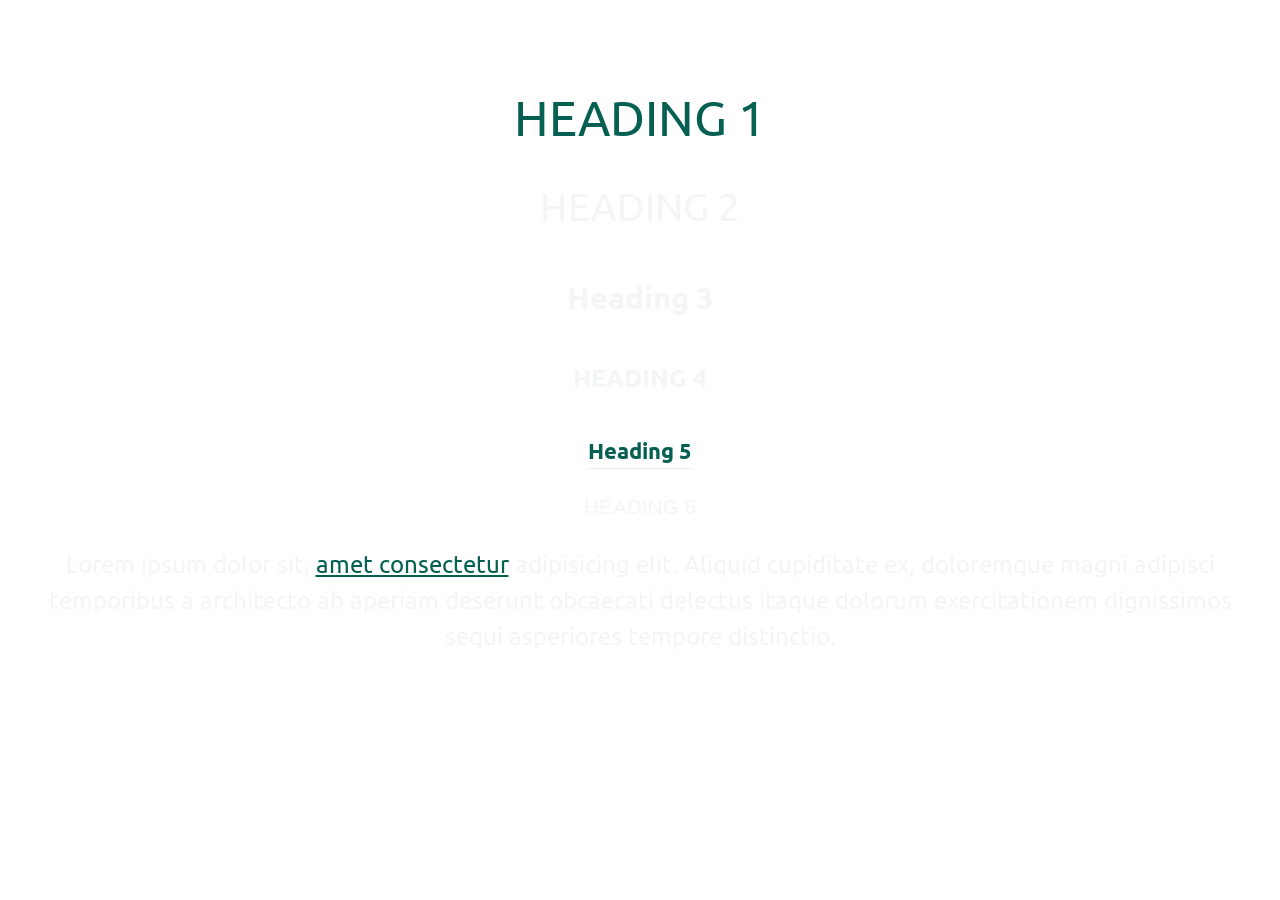
<file: stylesheet.html>
<!DOCTYPE html>
<html lang="en">
<head>
    <meta charset="UTF-8">
    <meta http-equiv="X-UA-Compatible" content="IE=edge">
    <meta name="viewport" content="width=device-width, initial-scale=1.0">
    <link rel="stylesheet" href="./CSS/main.css">
    <title>Hierarchy</title>
</head>
<body>
    <section>
        <div class="container">
            <h1>Heading 1</h1>
            <h2>Heading 2</h2>
            <h3>Heading 3</h3>
            <h4>Heading 4</h4>
            <h5>Heading 5</h5>
            <h6>Heading 6</h6>
            <p>Lorem ipsum dolor sit, <a>amet consectetur</a> adipisicing elit. Aliquid cupiditate ex, doloremque magni adipisci temporibus a architecto ab aperiam deserunt obcaecati delectus itaque dolorum exercitationem dignissimos sequi asperiores tempore distinctio.</p>
        </div>
    </section>
</body>
</html>
</file>
<file: CSS/main.css>
@import url("https://fonts.googleapis.com/css2?family=Ubuntu:ital,wght@0,300;0,400;0,500;0,700;1,300;1,400;1,500;1,700&display=swap");
@import url("https://fonts.googleapis.com/css2?family=Ubuntu:ital,wght@0,300;0,400;0,500;0,700;1,300;1,400;1,500;1,700&display=swap");
@import url("https://fonts.googleapis.com/css2?family=Ubuntu:ital,wght@0,300;0,400;0,500;0,700;1,300;1,400;1,500;1,700&display=swap");
@import url("https://fonts.googleapis.com/css2?family=Ubuntu:ital,wght@0,300;0,400;0,500;0,700;1,300;1,400;1,500;1,700&display=swap");
html {
  font-size: 100%;
}

h1, h2, h3, h4, h5 {
  margin: 1rem 0 1.38rem;
  font-family: "Ubuntu", sans-serif;
  font-weight: 400;
  line-height: 1.5;
}

h1 {
  padding-top: 0%;
  margin-top: 0%;
  margin-bottom: 0.5rem;
  font-size: 1.802rem;
  text-align: center;
  color: #066051;
  text-transform: uppercase;
}

h2 {
  font-size: 1.602rem;
  text-transform: uppercase;
}

h3 {
  font-size: 1.424rem;
  font-weight: 900;
}

h4 {
  font-size: 1.266rem;
  text-transform: uppercase;
  font-weight: 900;
}

h5 {
  font-size: 1.125rem;
  border-bottom: solid 0.045rem #e9eceb;
  color: #066051;
  font-weight: 700;
}

h6 {
  font-size: 1.3rem;
  font-weight: normal;
  text-transform: uppercase;
  margin-top: 0;
  margin-bottom: 1.5rem;
}

p {
  font-size: 1.3rem;
  text-transform: none;
  font-weight: normal;
  font-family: "Ubuntu", sans-serif;
}

a {
  color: #066051;
  text-decoration: underline;
  transition: 0.5s;
}

small, .text_small {
  font-size: 0.889rem;
}

@media only screen and (min-width: 45em) {
  /*- - - - - - - - - Tablet Size Polished adaptive styles - - - - - - - - - - */
  /* - - - - - - - - - - - - - - - - - - - - - - -   Tablet   Type Scale     - - - - - - - - - - - - - - - - - - - */
  html {
    font-size: 100%;
  }

  h1 {
    font-size: 2.488rem;
  }

  h2 {
    font-size: 2.074rem;
  }

  h3 {
    font-size: 1.728rem;
  }

  h4 {
    font-size: 1.44rem;
  }

  h5 {
    font-size: 1.125rem;
  }

  h6, p {
    font-size: 1rem;
  }

  small, .text_small {
    font-size: 0.833rem;
  }
}
@media only screen and (min-width: 60em) {
  /*- - - - - - - - - - - - - Laptop Adaptive styles - - - - - - - - - - */
  /* - - - - - - - - - - - - - - - - - - - - - - -     Laptop Type Scale     - - - - - - - - - - - - - - - - - - - */
  html {
    font-size: 100%;
  }

  h1 {
    font-size: 3.052rem;
  }

  h2 {
    font-size: 2.441rem;
  }

  h3 {
    font-size: 1.953rem;
  }

  h4 {
    font-size: 1.563rem;
  }

  h5 {
    font-size: 1.4rem;
  }

  h6, p {
    font-size: 1.3rem;
  }

  small {
    font-size: 0.8rem;
  }
}
/*---------------------------------Accessibility------------------------------- */
*:focus-visible {
  outline-width: 3px;
  outline-style: solid;
  outline-color: #a00303;
  outline-offset: 2px;
}

.skip-links {
  padding: 0;
  margin: 0;
  list-style-type: none;
}
.skip-links a {
  display: inline-block;
  position: absolute;
  top: -10rem;
  left: 2rem;
  color: #fff;
  font-size: 1.25rem;
  text-transform: uppercase;
  text-decoration: none;
  padding: 1rem;
  background-color: #a00303;
}
.skip-links a:focus {
  top: 0;
}

.to-top {
  position: fixed;
  right: 4rem;
  bottom: 0rem;
  color: var(--white);
  background-color: #a00303;
  transform: translateY(100%);
  transition: transform 0.25s;
  text-transform: uppercase;
  font-size: 1rem;
  padding: 0.75rem 1rem;
  border-radius: 0.5rem 0.5rem 0 0;
}

.to-top:focus {
  transform: translateY(0);
}

.screen-reader-text {
  color: black;
  font-size: 0.1px;
  clip-path: polygon(0 0, 0 0.1px, 0.1px 0.1px, 0.1px 0.1px);
}

/* ---------------light-green  sign-up button------------ */
.btn-lgt-green {
  border-color: #09a38c;
  color: #09a38c;
}

.btn-lgt-green:hover,
.btn-lgt-green:focus {
  background-color: #f3f6f5;
}

.btn-lgt-green:active {
  background-color: #a5a5a5;
  border: solid #f3f6f5;
  color: #f3f6f5;
}

/* --------------primary -green #066051 sign up button---------------- */
.btn-pri-green {
  border: #066051;
}

.btn-pri-green:hover,
.btn-pri-green:focus {
  background-color: #f3f6f5;
}

.btn-pri-green:active {
  background-color: #a5a5a5;
  border: #f3f6f5;
  color: #f3f6f5;
}

/* -------------------------sign up button -------------------- */
.sign-up-btn {
  padding: 0.75rem 3rem 0.75rem 3rem;
  text-decoration: none;
  text-align: center;
  border-radius: 2rem;
  border-width: 0.5px;
  font-size: 1.35rem;
  font-family: "Ubuntu", sans-serif;
  border: solid;
}

/* ---------------------------small sign up button---------------- */
.small-btn {
  margin-top: 0px;
  padding: 0.45rem 1.85rem 0.45rem 1.85rem;
  font-weight: lighter;
  font-size: 1rem;
  min-width: 8rem;
}

/* ------------------- white sign-up button  #f3f6f5-------------------------------- */
.btn-white {
  border: #f3f6f5 solid;
  color: #f3f6f5;
}

.btn-white:hover,
.btn-white:focus {
  background-color: #f3f6f5;
  color: #09a38c;
  border: solid #09a38c;
}

.btn-white:active {
  background-color: #a5a5a5;
  color: #f3f6f5;
  border: solid #f3f6f5;
}

html {
  font-size: 100%;
}

h1, h2, h3, h4, h5 {
  margin: 1rem 0 1.38rem;
  font-family: "Ubuntu", sans-serif;
  font-weight: 400;
  line-height: 1.5;
}

h1 {
  padding-top: 0%;
  margin-top: 0%;
  margin-bottom: 0.5rem;
  font-size: 1.802rem;
  text-align: center;
  color: #066051;
  text-transform: uppercase;
}

h2 {
  font-size: 1.602rem;
  text-transform: uppercase;
}

h3 {
  font-size: 1.424rem;
  font-weight: 900;
}

h4 {
  font-size: 1.266rem;
  text-transform: uppercase;
  font-weight: 900;
}

h5 {
  font-size: 1.125rem;
  border-bottom: solid 0.045rem #e9eceb;
  color: #066051;
  font-weight: 700;
}

h6 {
  font-size: 1.3rem;
  font-weight: normal;
  text-transform: uppercase;
  margin-top: 0;
  margin-bottom: 1.5rem;
}

p {
  font-size: 1.3rem;
  text-transform: none;
  font-weight: normal;
  font-family: "Ubuntu", sans-serif;
}

a {
  color: #066051;
  text-decoration: underline;
  transition: 0.5s;
}

small, .text_small {
  font-size: 0.889rem;
}

@media only screen and (min-width: 45em) {
  /*- - - - - - - - - Tablet Size Polished adaptive styles - - - - - - - - - - */
  /* - - - - - - - - - - - - - - - - - - - - - - -   Tablet   Type Scale     - - - - - - - - - - - - - - - - - - - */
  html {
    font-size: 100%;
  }

  h1 {
    font-size: 2.488rem;
  }

  h2 {
    font-size: 2.074rem;
  }

  h3 {
    font-size: 1.728rem;
  }

  h4 {
    font-size: 1.44rem;
  }

  h5 {
    font-size: 1.125rem;
  }

  h6, p {
    font-size: 1rem;
  }

  small, .text_small {
    font-size: 0.833rem;
  }
}
@media only screen and (min-width: 60em) {
  /*- - - - - - - - - - - - - Laptop Adaptive styles - - - - - - - - - - */
  /* - - - - - - - - - - - - - - - - - - - - - - -     Laptop Type Scale     - - - - - - - - - - - - - - - - - - - */
  html {
    font-size: 100%;
  }

  h1 {
    font-size: 3.052rem;
  }

  h2 {
    font-size: 2.441rem;
  }

  h3 {
    font-size: 1.953rem;
  }

  h4 {
    font-size: 1.563rem;
  }

  h5 {
    font-size: 1.4rem;
  }

  h6, p {
    font-size: 1.3rem;
  }

  small {
    font-size: 0.8rem;
  }
}
/* ----------------------                 Banners                 -----------------------------*/
.banner, .container {
  display: flex;
  text-align: center;
  color: #f3f6f5;
  font-family: Arial, Helvetica, sans-serif;
  font-weight: lighter;
  background-position: center;
  background-size: cover;
  width: 100%;
}

.banner p, .container p {
  font-size: 1.5rem;
  line-height: 1.5;
  margin: 0 0 1rem 0;
}

.banner-header {
  display: flex;
  align-self: center;
  text-transform: uppercase;
  line-height: 1.15;
}

.slideIn, .hero-banner p {
  transform: translateX(-5rem);
  opacity: 0;
  animation: slideIn 0.5s 0.7s forwards;
}

@keyframes slideIn {
  from {
    transform: translateX(-5rem);
    opacity: 0;
  }
  to {
    transform: translateX(0);
    opacity: 1;
  }
}
.container {
  padding: 5rem 1.2rem;
}

/* ------------------------------          Containers          ---------------------------- */
.container {
  display: flex;
  flex-direction: column;
  align-items: center;
  width: min(80rem, 100%);
  margin: 0 auto;
  text-align: center;
}

/*-----------------------call to action banner-----------------------------*/
.call-to-action {
  background-image: linear-gradient(rgba(0, 0, 0, 0.65), rgba(0, 0, 0, 0.65)), url(../Images/banners/soccer-banner-bw.jpg);
}

@media only screen and (min-width: 60em) {
  /*- - - - - - - - - - - - - Laptop Adaptive styles - - - - - - - - - - */
  .call-to-action .banner-header {
    padding: 0 8rem;
  }
}
/* ---------------------------------------      Footer / Sub Footer     ---------------------------------------- */
.footer {
  background-color: #066051;
}
.footer .container {
  background-color: #066051;
  color: #fff;
  padding: 1.25rem;
  width: 100%;
}
.footer .logo {
  margin: 0 auto;
  margin-bottom: 0.75rem;
}
.footer .footer-btn {
  margin: 1rem 0rem 0rem 0rem;
}

.sub-footer {
  background-color: #043a31;
}
.sub-footer .container {
  background-color: #043a31;
  color: #fff;
  width: 100%;
}
.sub-footer ul {
  display: flex;
  justify-content: center;
  gap: 1.5rem;
  list-style-type: none;
  margin: 0;
  padding: 0;
  padding-top: 0.75rem;
  font-size: smaller;
  color: #fff;
}
.sub-footer li a {
  color: #fff;
  text-decoration: none;
}
.sub-footer li a:hover {
  text-decoration: underline;
}

.social-media-icons {
  display: flex;
  flex-direction: row;
  justify-content: space-between;
  align-items: center;
  width: max(25%, 10rem);
  gap: 2.5rem;
  padding: 0;
  fill: #fff;
}
.social-media-icons li {
  width: 50%;
  list-style-type: none;
}
.social-media-icons svg {
  transition: 0.3s;
  cursor: alias;
}

#snapchat:hover {
  fill: #fdff0a;
}

#youtube:hover, #youtube:focus {
  fill: #ef0009;
}

#twitter:hover, #twitter:focus {
  fill: #2b86ec;
}

@media only screen and (min-width: 60em) {
  /*- - - - - - - - - - - - - Laptop Adaptive styles - - - - - - - - - - */
  /* - - - - - - - - - - - - - - - - - - - - - - -   Laptop Adaptive Footer     - - - - - - - - - - - - - - - - - - - */
  .footer .container {
    flex-direction: row;
    justify-content: space-between;
    width: min(65rem, 100%);
  }
  .footer .logo {
    display: flex;
    margin: 0;
    margin-bottom: 0;
  }
  .footer .footer-btn {
    margin: 0;
  }

  .sub-footer ul {
    list-style-type: none;
    margin: 0;
    padding: 0;
    font-size: smaller;
  }
  .sub-footer li {
    padding-left: 1.25rem;
  }
}
html {
  font-size: 100%;
}

h1, h2, h3, h4, h5 {
  margin: 1rem 0 1.38rem;
  font-family: "Ubuntu", sans-serif;
  font-weight: 400;
  line-height: 1.5;
}

h1 {
  padding-top: 0%;
  margin-top: 0%;
  margin-bottom: 0.5rem;
  font-size: 1.802rem;
  text-align: center;
  color: #066051;
  text-transform: uppercase;
}

h2 {
  font-size: 1.602rem;
  text-transform: uppercase;
}

h3 {
  font-size: 1.424rem;
  font-weight: 900;
}

h4 {
  font-size: 1.266rem;
  text-transform: uppercase;
  font-weight: 900;
}

h5 {
  font-size: 1.125rem;
  border-bottom: solid 0.045rem #e9eceb;
  color: #066051;
  font-weight: 700;
}

h6 {
  font-size: 1.3rem;
  font-weight: normal;
  text-transform: uppercase;
  margin-top: 0;
  margin-bottom: 1.5rem;
}

p {
  font-size: 1.3rem;
  text-transform: none;
  font-weight: normal;
  font-family: "Ubuntu", sans-serif;
}

a {
  color: #066051;
  text-decoration: underline;
  transition: 0.5s;
}

small, .text_small {
  font-size: 0.889rem;
}

@media only screen and (min-width: 45em) {
  /*- - - - - - - - - Tablet Size Polished adaptive styles - - - - - - - - - - */
  /* - - - - - - - - - - - - - - - - - - - - - - -   Tablet   Type Scale     - - - - - - - - - - - - - - - - - - - */
  html {
    font-size: 100%;
  }

  h1 {
    font-size: 2.488rem;
  }

  h2 {
    font-size: 2.074rem;
  }

  h3 {
    font-size: 1.728rem;
  }

  h4 {
    font-size: 1.44rem;
  }

  h5 {
    font-size: 1.125rem;
  }

  h6, p {
    font-size: 1rem;
  }

  small, .text_small {
    font-size: 0.833rem;
  }
}
@media only screen and (min-width: 60em) {
  /*- - - - - - - - - - - - - Laptop Adaptive styles - - - - - - - - - - */
  /* - - - - - - - - - - - - - - - - - - - - - - -     Laptop Type Scale     - - - - - - - - - - - - - - - - - - - */
  html {
    font-size: 100%;
  }

  h1 {
    font-size: 3.052rem;
  }

  h2 {
    font-size: 2.441rem;
  }

  h3 {
    font-size: 1.953rem;
  }

  h4 {
    font-size: 1.563rem;
  }

  h5 {
    font-size: 1.4rem;
  }

  h6, p {
    font-size: 1.3rem;
  }

  small {
    font-size: 0.8rem;
  }
}
/* -----------------------------             Navigation bar                ------------------------ */
/* ------------------------Masthead Sign-Up Button ---------------- */
.masthead .small-btn:hover {
  background-color: #066051;
  color: #fff;
}
.masthead .small-btn:active {
  background-color: #a5a5a5;
  border: #f3f6f5;
  color: #f3f6f5;
}
.masthead .container {
  padding: 1rem 0rem;
}

.nav {
  display: flex;
  flex-flow: column nowrap;
}
.nav ul {
  display: flex;
  flex-direction: column;
  align-items: center;
  list-style-type: none;
  padding: 0;
  margin: 0;
}
.nav li {
  margin-bottom: 1rem;
}
.nav a {
  text-decoration: none;
}

a:hover {
  text-decoration: underline;
}

@media only screen and (min-width: 60em) {
  /*- - - - - - - - - - - - - Laptop Adaptive styles - - - - - - - - - - */
  /* - - - - - - - - - - - - - - - - - - - - - - -  Laptop Adaptive Header      - - - - - - - - - - - - - - - - - - - */
  .masthead {
    width: min(65rem, 100%);
    margin: 0 auto;
  }

  .masthead .container {
    justify-content: space-around;
    flex-flow: row nowrap;
    padding: 0.5rem 1.25rem;
  }

  .masthead .logo-wrap {
    display: flex;
    align-content: center;
    justify-content: center;
    margin: 0;
  }

  .logo {
    max-width: 12rem;
    margin-right: 2rem;
  }

  .nav {
    justify-content: flex-start;
    flex-grow: 1;
    align-items: center;
    flex-flow: row nowrap;
  }
  .nav ul {
    display: flex;
    flex-flow: row nowrap;
    flex-grow: 1;
  }
  .nav li {
    display: flex;
    padding-left: 1rem;
    margin-bottom: 0;
    min-width: 5rem;
  }
  .nav .sign-in {
    margin-left: auto;
  }
  .nav .sign-up {
    margin-left: 0;
    padding-left: 0;
  }

  #platform-tour {
    min-width: 8rem;
  }
}
/* - - - - - - - - - - - - - - - - - - - - - - -  Hero-Banner   - - - - - - - - - - - - - - - - - - - */
.hero-banner {
  background-image: linear-gradient(rgba(0, 0, 0, 0.5), rgba(0, 0, 0, 0.5)), url(../Images/banners/hero-home.jpg);
}
.hero-banner .container {
  padding: 9rem 2rem;
}

/* ----------------------------- Polished Logo----------------- */
.logo {
  display: inline-block;
  width: 12rem;
}

.logo:hover {
  opacity: 0.6;
  transition: 0.4s;
}

.logo-wrap {
  margin: 1rem;
}

.platform {
  text-align: center;
  width: 100%;
  font-family: sans-serif;
}
.platform .container {
  color: black;
  padding: 5rem 1.5rem;
}
.platform p {
  font-size: 1.25rem;
}
.platform img {
  margin-bottom: 2rem;
  width: 100%;
}

@media only screen and (min-width: 60em) {
  .platform .container {
    width: 50%;
    padding: 5rem 1.5rem;
  }

  .platform h2 {
    padding: 0 2rem;
  }
}
/* - - - - - - - - - - - - - - - - "Polished" content starts here (order of appearance) - - - - - - - - - - - - - - */
/* ------------------------------    Page design "Mobile First"     -------------------------------- */
/* - - - - - - - - - - - - - - - - - - - - - - -  Team Names Section  - - - - - - - - - - - - - - - - - - - */
.team-names .container {
  flex-flow: row wrap;
  padding: 2rem 2.5rem;
}
.team-names ul {
  padding: 0rem;
  margin: 0 auto;
}
.team-names ul li {
  display: flex;
  list-style-type: none;
  padding: 0;
  margin-bottom: 1.5rem;
  width: 15rem;
}

@media only screen and (min-width: 30em) {
  /* - - - - - - - - - - - - - - - - - - - - - - -  Large Mobile Adaptive Logos    - - - - - - - - - - - - - - - - - - - */
  .team-names .container {
    padding: 2rem 2rem;
  }
}
@media only screen and (min-width: 45em) {
  /*- - - - - - - - - Tablet Size Polished adaptive styles - - - - - - - - - - */
  .team-names ul {
    display: grid;
    grid-template-columns: 1fr 1fr;
    grid-template-rows: 1fr 1fr;
    gap: 3rem;
  }
}
@media only screen and (min-width: 60em) {
  /*- - - - - - - - - - - - - Laptop Adaptive styles - - - - - - - - - - */
  .team-names .container {
    width: 100%;
  }
  .team-names ul {
    display: flex;
    width: min(80rem, 100%);
    margin: 0 auto;
    justify-content: space-between;
  }
  .team-names li {
    text-align: center;
    padding: 0;
    width: min(10rem, 100%);
  }
}
/* ---------------------------------Mobile First-------------------------------------- */
/* - - - - - - - - - - - - - - - - - - - - - - -      Pricing Banner     - - - - - - - - - - - - - - - - - - - */
.pricing-banner p {
  color: black;
  font-size: 1.35rem;
}

/* - - - - - - - - - - - - - - - - - - - - - - -  Pricing Table Section  - - - - - - - - - - - - - - - - - - - */
/* ------------------------- Table Containers ------------------------- */
.pricing-table .container {
  flex-direction: row;
  justify-content: center;
  padding: 2rem 1rem;
  margin-bottom: 5rem;
  width: 100%;
}

.table-scroller {
  overflow-x: scroll;
  max-width: 100%;
}

/* -------------------------Table -------------------------*/
table {
  font-family: Ubuntu, sans-serif;
  display: contents;
  width: 100%;
  border-collapse: collapse;
  overflow: hidden;
  color: black;
}

/* -------------------------Table  Head -------------------------*/
thead th {
  padding-top: 1.5rem;
  text-align: center;
  font-size: 1.424rem;
}

/*-------------------------Table Body-------------------------*/
tbody th, tbody td {
  border-bottom: 0.025rem rgba(204, 203, 203, 0.438) solid;
}

tbody th {
  min-width: 11rem;
  text-align: left;
  font-size: 1.266rem;
}

td {
  text-align: center;
  padding: 1.5rem 0.5rem;
}

/*-------------------------Premium Price Column-------------------------*/
.price td {
  font-size: 4rem;
  font-weight: bold;
}
.price sup {
  font-size: 2rem;
}
.price p {
  margin-top: 0;
  font-size: 1rem;
  margin-bottom: 2rem;
}

.premium {
  background-color: #f0f4f1;
  color: #043a31;
}

.premium-top {
  border-top-right-radius: 1rem;
  border-top-left-radius: 1rem;
}

.premium-bottom {
  border-bottom-left-radius: 1rem;
  border-bottom-right-radius: 1rem;
  margin-bottom: 1rem;
}

.premium-btn {
  display: flex;
  flex-wrap: nowrap;
  min-width: 11rem;
  color: #fff;
  border: solid #066051;
  background-color: #066051;
}

.premium-btn:hover {
  background-color: #09a38c;
}

/* -------------------------Table Footer-------------------------*/
.uppercase {
  text-transform: uppercase;
}
.uppercase td:not(.table-buttons) {
  padding-top: 3rem;
  padding-bottom: 0;
  margin-bottom: 0;
}

.table-button:not(.premium-btn) {
  display: inline-block;
  min-width: 10rem;
  padding: 0.5rem 2rem;
  background-color: #fff;
  color: #066051;
}

.table-button:hover {
  text-decoration: underline;
}

.table-buttons {
  margin-bottom: 2rem;
}

/* - - - - - - - - - - - - - - - - - - - - - - -  Call to action banner in reusable classes above - - - - - - - - - - - - - - - - - - - */
/* - - - - - - - - - - - - - - - - - - - - - - -  Footer in Reusable Classes above  - - - - - - - - - - - - - - - - - - - */
/* - - - - - - - - - - - - - - - - - - - - - - -  Pricing Adaptive Media Queries   - - - - - - - - - - - - - - - - - - - */
@media only screen and (min-width: 45rem) {
  /*- - - - - - - - - - - Pricing Tablet Adaptive Styles - - - - - - - - - - - -*/
  /* - - - - - - - - - - Pricing Banner - - - - - - - - - - -  */
  .pricing-banner p {
    font-size: 1.5rem;
  }

  /*- - - - - - - - - - -Pricing Table- - - - - - - - - - -*/
  /*--------------Head-------*/
  thead th {
    font-size: 1.724rem;
  }

  /*-------------Body-----------*/
  tbody th {
    font-size: 1.363rem;
    min-width: 12rem;
  }

  td {
    padding: 1.5rem 2rem;
  }
}
@media only screen and (min-width: 60rem) {
  /*- - - - - - - - - - - Pricing Laptop Adaptive Styles - - - - - - - - - - - -*/
  /* - - - - - - - - - - Pricing Banner - - - - - - - - - - -  */
  .pricing-banner p {
    font-size: 1.95rem;
  }

  /*- - - - - - - - - - -Pricing Table- - - - - - - - - - -*/
  /*-------------------------Table Scroller-------------------------*/
  .table-scroller {
    overflow: hidden;
  }

  /*--------------------- Head-------------------*/
  thead th {
    font-size: 1.924rem;
  }

  /*---------------------Body--------------------*/
  tbody th {
    font-size: 1.363rem;
  }

  td {
    padding: 1.5rem 4rem;
  }
}
/* - - - - - - - - - - - - - - - - - - - - - - -Header - - - - - - - - - - - - - - - - - - */
.form-masthead .container {
  padding: 0;
}

/* - - - - - - - - - - - - - - - - - - - - - - -Main - - - - - - - - - - - - - - - - - - */
.form-main {
  background-image: linear-gradient(rgba(0, 0, 0, 0.65), rgba(0, 0, 0, 0.65)), url(../Images/banners/hockey-goalie.jpg);
  display: inline-block;
}

.sign-up-form .container {
  align-items: center;
  padding: 5.01rem 1rem;
  text-align: left;
}

form {
  background-color: #fff;
  border-radius: 0.5rem;
  padding: 0.5rem 1.2rem 1.5rem 1.2rem;
  min-width: 18rem;
  width: min(35rem, 100%);
}
form h1 {
  justify-self: flex-start;
  text-transform: capitalize;
  margin-bottom: 0.75rem;
  margin-top: 1rem;
}

fieldset {
  margin: 0;
  display: flex;
  flex-direction: column;
  gap: 0.75rem;
  align-items: flex-start;
  border: none;
  padding: 0;
}

.fn-ln {
  width: 100%;
}

input:not([type=checkbox]) {
  width: 100%;
  min-width: 16rem;
  font-size: 1rem;
  padding: 0.7rem 1.5rem;
  border-radius: 1.75rem;
  border: solid 0.0125rem #bebdbd;
}

.checkbox-div {
  margin-top: 0.5rem;
}

.form-btn {
  width: 8rem;
  margin: 0.75rem 0rem;
  background-color: #086b5c;
  border: solid 1px #086b5c;
  color: #fff;
}
.form-btn:hover {
  background-color: #043d35;
  cursor: pointer;
}

.sign-up-form small {
  font-size: smaller;
  color: black;
}

@media only screen and (min-width: 45rem) {
  /* - - - - - - - - - - - - - - - - - - - - - - -Main - - - - - - - - - - - - - - - - - - */
  .fn-ln {
    display: grid;
    grid-template-columns: 1fr 1fr;
    gap: 1rem;
  }

  .first-name {
    justify-self: flex-start;
  }

  .last-name {
    grid-column: 2/3;
    grid-row: 1/2;
  }

  /* - - - - - - - - - - - - - - - - - - - - - - Footer- - - - - - - - - - - - - - - - - - */
  .form-footer .container {
    padding: 1.5rem 0rem;
  }
}
@media only screen and (min-width: 60rem) {
  /* - - - - - - - - - - - - - - - - - - - - - - -Header - - - - - - - - - - - - - - - - - - */
  .form-masthead {
    margin: 1rem auto;
  }
}
/* - - - - - - - - - - - - - - - - - - - - - - -Sign-Up Page Ends - - - - - - - - - - - - - - - - - - */
/* - - - - - - - - - - - - - - - - - - - - - - -     Banner      - - - - - - - - - - - - - - - - - - - */
/* -----------------------Platform tour banner "next level design"--------------- */
.platform-tour-page .platform-tour {
  background-image: linear-gradient(rgba(0, 0, 0, 0.65), rgba(0, 0, 0, 0.45)), url(../Images/banners/hero-platform.jpg);
  text-align: center;
}

#platform-tour-hero {
  color: #fff;
}

.platform-tour {
  margin-bottom: 3rem;
}

/* - - - - - - - - - - - - - - - - - - - - - - -      Polished + Platform    - - - - - - - - - - - - - - - - - - - */
.polished-platform {
  padding: 0rem 1.5rem;
  margin-bottom: 6rem;
}
.polished-platform .container {
  color: black;
}

.polished-header {
  text-align: left;
}

.polished-content {
  text-align: left;
  margin-top: 0;
}

.polished-platform img {
  margin-bottom: 1rem;
}

/* - - - - - - - - - - - - - - - - - - - - - - -  Call to action banner in reusable classes above - - - - - - - - - - - - - - - - - - - */
/* - - - - - - - - - - - - - - - - - - - - - - -  Footer in Reusable Classes above  - - - - - - - - - - - - - - - - - - - */
@media only screen and (min-width: 30em) {
  /*- - - - - - - Large mobile platform tour - - - - - - - */
  /* - - - - - - - - - - - - - - - - - - - - - - -      Banner      - - - - - - - - - - - - - - - - - - - */
  .platform-tour-page .platform-tour {
    padding: 3.5rem 1rem;
  }

  /* - - - - - - - - - - - - - - - - - - - - - - -      Main      - - - - - - - - - - - - - - - - - - - */
  /* ---------------large mobile adaptive polished  + grid container------------------ */
  .polished-grid-container img {
    width: min(25rem, 100%);
  }
}
@media only screen and (min-width: 45em) {
  /*- - - - - - - - - - Tablet Adaptive Platform Tour - - - - - - */
  /* - - - - - - - - - - - - - - - - - - - - - - -      Main      - - - - - - - - - - - - - - - - - - - */
  /* ---------------tablet polished platform grid container------------------ */
  .polished-grid-container {
    display: grid;
    grid-template-columns: 1fr 5rem 1fr;
    grid-template-areas: "cont . img" "p . img";
    width: min(55rem, 100%);
    justify-self: center;
    margin-bottom: 6rem;
  }
  .polished-grid-container img {
    grid-area: img;
    width: 100%;
  }

  .polished-grid-container:nth-child(2n) {
    grid-template-areas: "img . cont" "img . p";
  }

  .polished-header {
    grid-area: cont;
    align-self: flex-end;
  }

  .polished-content {
    grid-area: p;
  }
}
@media only screen and (min-width: 60em) {
  /*- - - - - - - - - - - - Laptop Adaptive Platform Tour - - - - - - - - - - - */
  /* - - - - - - - - - - - - - - - - - - - - - - -      Banner      - - - - - - - - - - - - - - - - - - - */
  .platform-tour-page .platform-tour {
    padding: 5.25rem 2rem;
  }
}
/* ----------------------------------------imports go above--------------------------------- */
html {
  box-sizing: border-box;
}

*, *::after, *::before {
  box-sizing: inherit;
}

body {
  background: white;
  font-family: "Ubuntu", sans-serif;
  font-weight: 400;
  line-height: 1.5;
  color: #000000;
  margin-top: 0%;
  margin: 0%;
}

img {
  max-width: 100%;
}

/*# sourceMappingURL=main.css.map */
</file>
